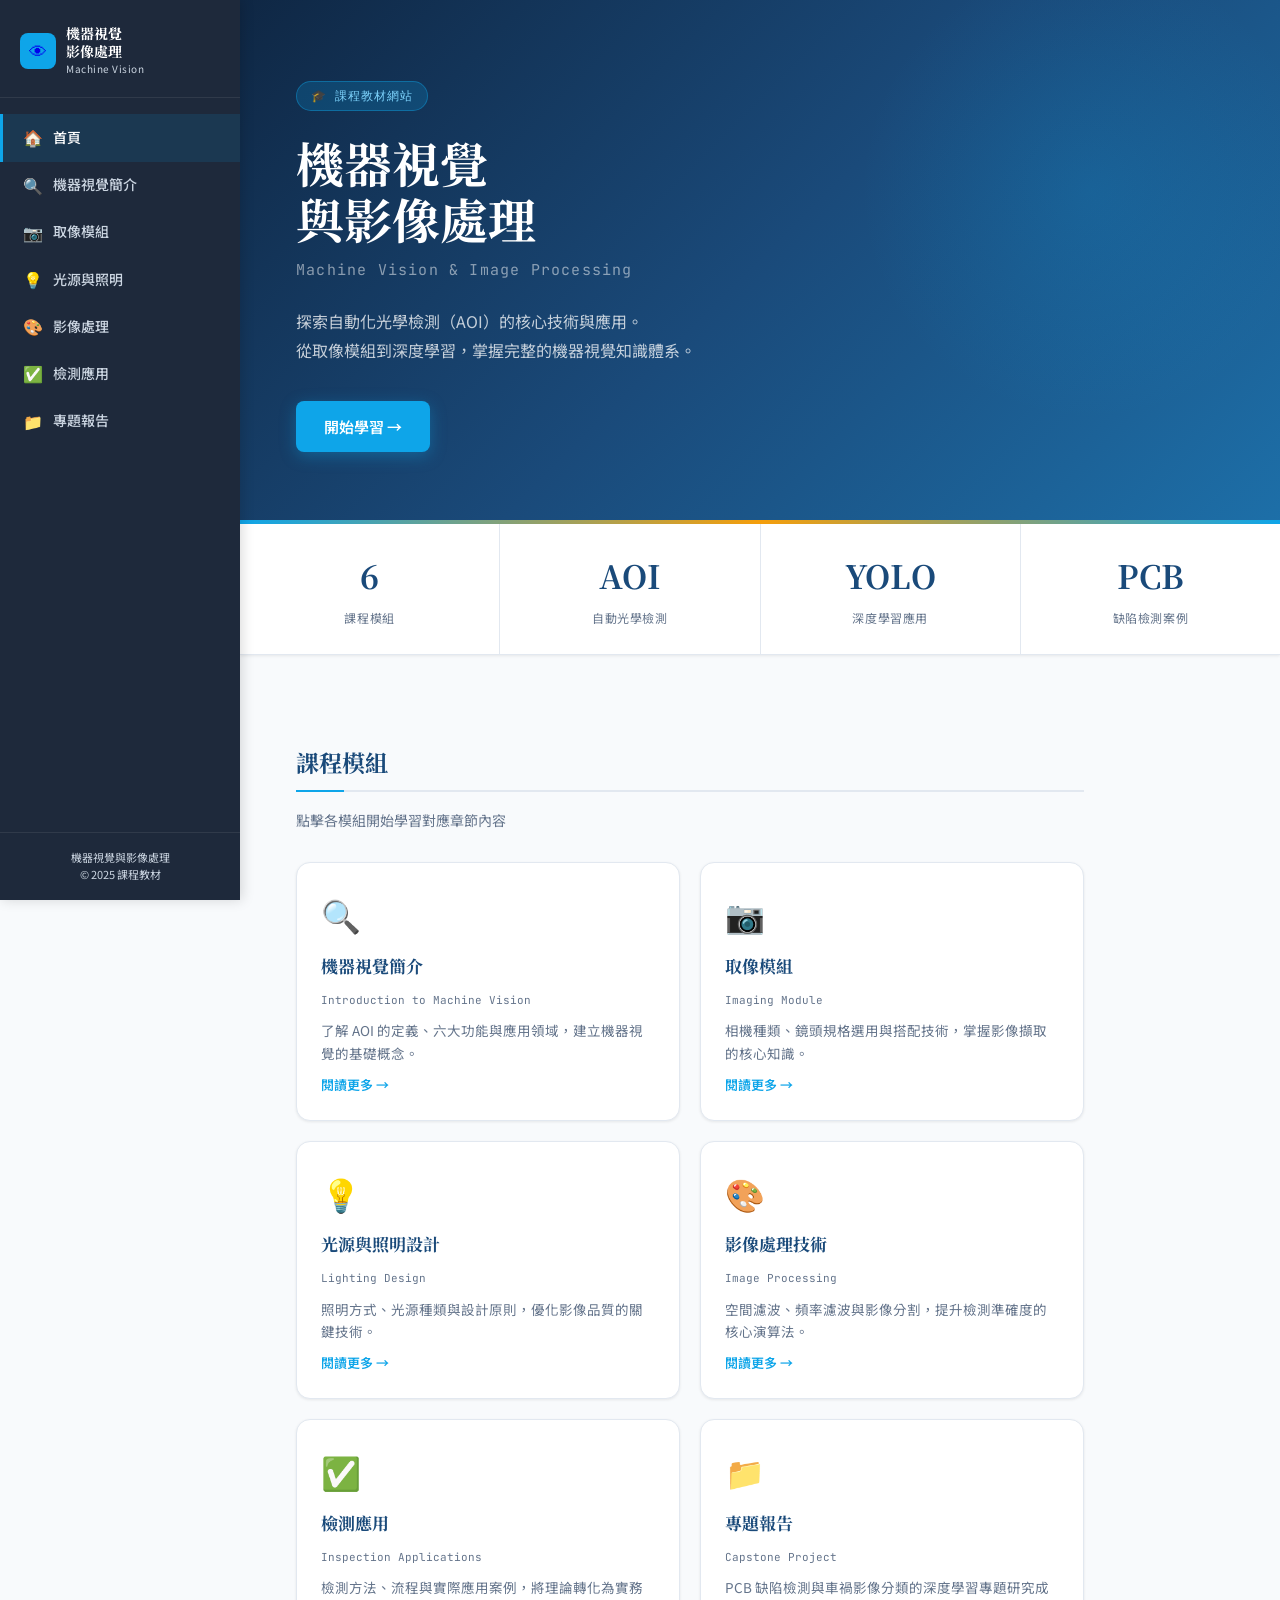
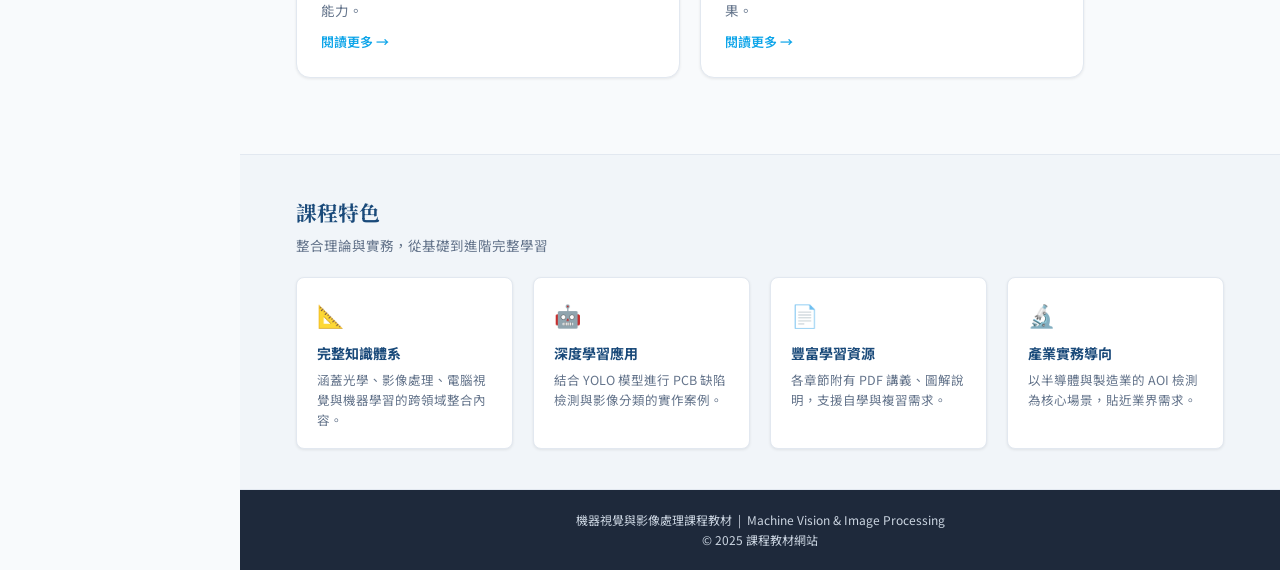
<file: index.html>
<!DOCTYPE html>
<html lang="zh-TW">
<head>
  <meta charset="UTF-8">
  <meta name="viewport" content="width=device-width, initial-scale=1.0">
  <title>機器視覺與影像處理</title>
  <link rel="stylesheet" href="style.css">
  <link href="https://fonts.googleapis.com/css2?family=Noto+Sans+TC:wght@400;500;700&family=Noto+Serif+TC:wght@700&family=JetBrains+Mono:wght@400;500&display=swap" rel="stylesheet">
  <style>
    /* Hero section */
    .hero {
      background: linear-gradient(135deg, #0f2744 0%, #1a4a7a 50%, #1d6fa8 100%);
      padding: 80px 56px 72px;
      color: white;
      position: relative;
      overflow: hidden;
    }
    .hero::before {
      content: '';
      position: absolute;
      top: -60px; right: -60px;
      width: 500px; height: 500px;
      background: radial-gradient(circle, rgba(14,165,233,0.15) 0%, transparent 65%);
    }
    .hero::after {
      content: '';
      position: absolute;
      bottom: 0; left: 0; right: 0;
      height: 4px;
      background: linear-gradient(90deg, #0ea5e9, #f59e0b, #0ea5e9);
    }
    .hero-badge {
      display: inline-flex;
      align-items: center;
      gap: 6px;
      background: rgba(14,165,233,0.2);
      border: 1px solid rgba(14,165,233,0.4);
      border-radius: 20px;
      padding: 4px 14px;
      font-size: 12px;
      font-family: var(--font-mono);
      letter-spacing: 0.08em;
      color: #7dd3fc;
      margin-bottom: 24px;
    }
    .hero h1 {
      font-family: var(--font-heading);
      font-size: 3rem;
      font-weight: 700;
      line-height: 1.15;
      margin-bottom: 12px;
    }
    .hero-en {
      font-family: var(--font-mono);
      font-size: 15px;
      color: rgba(255,255,255,0.5);
      letter-spacing: 0.08em;
      margin-bottom: 24px;
    }
    .hero-desc {
      font-size: 16px;
      color: rgba(255,255,255,0.75);
      line-height: 1.8;
      max-width: 580px;
      margin-bottom: 36px;
    }
    .hero-cta {
      display: inline-flex;
      align-items: center;
      gap: 8px;
      background: #0ea5e9;
      color: white;
      text-decoration: none;
      padding: 13px 28px;
      border-radius: 8px;
      font-weight: 600;
      font-size: 15px;
      transition: all 0.2s;
      box-shadow: 0 4px 16px rgba(14,165,233,0.35);
    }
    .hero-cta:hover {
      background: #0284c7;
      transform: translateY(-1px);
      box-shadow: 0 8px 24px rgba(14,165,233,0.4);
    }

    /* Stats bar */
    .stats-bar {
      display: flex;
      gap: 0;
      background: white;
      border-bottom: 1px solid var(--border);
      box-shadow: var(--shadow-sm);
    }
    .stat-item {
      flex: 1;
      padding: 24px 32px;
      text-align: center;
      border-right: 1px solid var(--border);
    }
    .stat-item:last-child { border-right: none; }
    .stat-num {
      font-family: var(--font-heading);
      font-size: 2rem;
      font-weight: 700;
      color: var(--primary);
      display: block;
    }
    .stat-label {
      font-size: 12px;
      color: var(--text-muted);
      letter-spacing: 0.05em;
    }

    /* Module grid */
    .module-grid {
      display: grid;
      grid-template-columns: repeat(auto-fill, minmax(250px, 1fr));
      gap: 20px;
      margin: 28px 0;
    }
    .module-card {
      background: var(--bg-card);
      border: 1px solid var(--border);
      border-radius: var(--radius-lg);
      padding: 24px;
      text-decoration: none;
      color: inherit;
      transition: all 0.25s;
      box-shadow: var(--shadow-sm);
      display: flex;
      flex-direction: column;
      gap: 10px;
    }
    .module-card:hover {
      box-shadow: var(--shadow-md);
      transform: translateY(-3px);
      border-color: var(--accent);
    }
    .module-card-icon {
      font-size: 32px;
      display: block;
    }
    .module-card-title {
      font-family: var(--font-heading);
      font-size: 17px;
      font-weight: 700;
      color: var(--primary);
    }
    .module-card-en {
      font-size: 11px;
      font-family: var(--font-mono);
      color: var(--text-muted);
    }
    .module-card-desc {
      font-size: 13.5px;
      color: var(--text-muted);
      line-height: 1.65;
    }
    .module-card-arrow {
      margin-top: auto;
      font-size: 13px;
      color: var(--accent);
      font-weight: 600;
    }

    /* Feature section */
    .features-section {
      background: #f1f5f9;
      border-top: 1px solid var(--border);
      border-bottom: 1px solid var(--border);
      padding: 40px 56px;
    }
    .features-row {
      display: grid;
      grid-template-columns: repeat(auto-fill, minmax(200px, 1fr));
      gap: 20px;
      margin-top: 20px;
    }
    .feature-item {
      background: white;
      border-radius: var(--radius);
      padding: 18px 20px;
      border: 1px solid var(--border);
      box-shadow: var(--shadow-sm);
    }
    .feature-item-icon { font-size: 22px; margin-bottom: 8px; display: block; }
    .feature-item h4 {
      font-size: 14px;
      font-weight: 700;
      color: var(--primary);
      margin-bottom: 4px;
    }
    .feature-item p {
      font-size: 12.5px;
      color: var(--text-muted);
      line-height: 1.6;
      margin: 0;
    }

    @media (max-width: 768px) {
      .hero { padding: 72px 24px 48px; }
      .hero h1 { font-size: 2rem; }
      .stats-bar { flex-direction: column; }
      .stat-item { border-right: none; border-bottom: 1px solid var(--border); }
      .stat-item:last-child { border-bottom: none; }
      .module-grid { grid-template-columns: 1fr; }
      .features-section { padding: 32px 24px; }
    }
  </style>
</head>
<body>

<!-- Hamburger -->
<button class="hamburger" id="hamburger" aria-label="開啟選單">
  <span></span><span></span><span></span>
</button>

<!-- Sidebar -->
<aside class="sidebar" id="sidebar">
  <div class="sidebar-logo">
    <a href="index.html">
      <div class="sidebar-logo-icon">👁</div>
      <div>
        <div class="sidebar-logo-text">機器視覺<br>影像處理</div>
        <div class="sidebar-logo-sub">Machine Vision</div>
      </div>
    </a>
  </div>
  <nav>
    <ul>
      <li><a href="index.html" class="active"><span class="nav-icon">🏠</span>首頁</a></li>
      <li><a href="intro.html"><span class="nav-icon">🔍</span>機器視覺簡介</a></li>
      <li><a href="imaging.html"><span class="nav-icon">📷</span>取像模組</a></li>
      <li><a href="lighting.html"><span class="nav-icon">💡</span>光源與照明</a></li>
      <li><a href="processing.html"><span class="nav-icon">🎨</span>影像處理</a></li>
      <li><a href="application.html"><span class="nav-icon">✅</span>檢測應用</a></li>
      <li><a href="project.html"><span class="nav-icon">📁</span>專題報告</a></li>
    </ul>
  </nav>
  <div class="sidebar-footer">
    機器視覺與影像處理<br>
    © 2025 課程教材
  </div>
</aside>

<!-- Main -->
<div class="main">

  <!-- Hero -->
  <section class="hero">
    <div class="hero-badge">🎓 課程教材網站</div>
    <h1>機器視覺<br>與影像處理</h1>
    <div class="hero-en">Machine Vision & Image Processing</div>
    <p class="hero-desc">
      探索自動化光學檢測（AOI）的核心技術與應用。<br>
      從取像模組到深度學習，掌握完整的機器視覺知識體系。
    </p>
    <a href="intro.html" class="hero-cta">開始學習 →</a>
  </section>

  <!-- Stats -->
  <div class="stats-bar">
    <div class="stat-item">
      <span class="stat-num">6</span>
      <span class="stat-label">課程模組</span>
    </div>
    <div class="stat-item">
      <span class="stat-num">AOI</span>
      <span class="stat-label">自動光學檢測</span>
    </div>
    <div class="stat-item">
      <span class="stat-num">YOLO</span>
      <span class="stat-label">深度學習應用</span>
    </div>
    <div class="stat-item">
      <span class="stat-num">PCB</span>
      <span class="stat-label">缺陷檢測案例</span>
    </div>
  </div>

  <!-- Modules -->
  <div class="content">
    <h2>課程模組</h2>
    <p style="color:var(--text-muted);font-size:14px;margin-bottom:8px;">點擊各模組開始學習對應章節內容</p>
    <div class="module-grid">
      <a href="intro.html" class="module-card">
        <span class="module-card-icon">🔍</span>
        <div class="module-card-title">機器視覺簡介</div>
        <div class="module-card-en">Introduction to Machine Vision</div>
        <div class="module-card-desc">了解 AOI 的定義、六大功能與應用領域，建立機器視覺的基礎概念。</div>
        <div class="module-card-arrow">閱讀更多 →</div>
      </a>
      <a href="imaging.html" class="module-card">
        <span class="module-card-icon">📷</span>
        <div class="module-card-title">取像模組</div>
        <div class="module-card-en">Imaging Module</div>
        <div class="module-card-desc">相機種類、鏡頭規格選用與搭配技術，掌握影像擷取的核心知識。</div>
        <div class="module-card-arrow">閱讀更多 →</div>
      </a>
      <a href="lighting.html" class="module-card">
        <span class="module-card-icon">💡</span>
        <div class="module-card-title">光源與照明設計</div>
        <div class="module-card-en">Lighting Design</div>
        <div class="module-card-desc">照明方式、光源種類與設計原則，優化影像品質的關鍵技術。</div>
        <div class="module-card-arrow">閱讀更多 →</div>
      </a>
      <a href="processing.html" class="module-card">
        <span class="module-card-icon">🎨</span>
        <div class="module-card-title">影像處理技術</div>
        <div class="module-card-en">Image Processing</div>
        <div class="module-card-desc">空間濾波、頻率濾波與影像分割，提升檢測準確度的核心演算法。</div>
        <div class="module-card-arrow">閱讀更多 →</div>
      </a>
      <a href="application.html" class="module-card">
        <span class="module-card-icon">✅</span>
        <div class="module-card-title">檢測應用</div>
        <div class="module-card-en">Inspection Applications</div>
        <div class="module-card-desc">檢測方法、流程與實際應用案例，將理論轉化為實務能力。</div>
        <div class="module-card-arrow">閱讀更多 →</div>
      </a>
      <a href="project.html" class="module-card">
        <span class="module-card-icon">📁</span>
        <div class="module-card-title">專題報告</div>
        <div class="module-card-en">Capstone Project</div>
        <div class="module-card-desc">PCB 缺陷檢測與車禍影像分類的深度學習專題研究成果。</div>
        <div class="module-card-arrow">閱讀更多 →</div>
      </a>
    </div>
  </div>

  <!-- Features -->
  <section class="features-section">
    <h2 style="font-family:var(--font-heading);font-size:1.3rem;color:var(--primary);margin-bottom:4px;">課程特色</h2>
    <p style="font-size:13.5px;color:var(--text-muted);">整合理論與實務，從基礎到進階完整學習</p>
    <div class="features-row">
      <div class="feature-item">
        <span class="feature-item-icon">📐</span>
        <h4>完整知識體系</h4>
        <p>涵蓋光學、影像處理、電腦視覺與機器學習的跨領域整合內容。</p>
      </div>
      <div class="feature-item">
        <span class="feature-item-icon">🤖</span>
        <h4>深度學習應用</h4>
        <p>結合 YOLO 模型進行 PCB 缺陷檢測與影像分類的實作案例。</p>
      </div>
      <div class="feature-item">
        <span class="feature-item-icon">📄</span>
        <h4>豐富學習資源</h4>
        <p>各章節附有 PDF 講義、圖解說明，支援自學與複習需求。</p>
      </div>
      <div class="feature-item">
        <span class="feature-item-icon">🔬</span>
        <h4>產業實務導向</h4>
        <p>以半導體與製造業的 AOI 檢測為核心場景，貼近業界需求。</p>
      </div>
    </div>
  </section>

  <footer>
    機器視覺與影像處理課程教材 &nbsp;|&nbsp; Machine Vision & Image Processing<br>
    © 2025 課程教材網站
  </footer>
</div>

<script>
  const hamburger = document.getElementById('hamburger');
  const sidebar = document.getElementById('sidebar');
  hamburger.addEventListener('click', () => sidebar.classList.toggle('open'));
  document.addEventListener('click', (e) => {
    if (!sidebar.contains(e.target) && !hamburger.contains(e.target)) {
      sidebar.classList.remove('open');
    }
  });
</script>

</body>
</html>
</file>
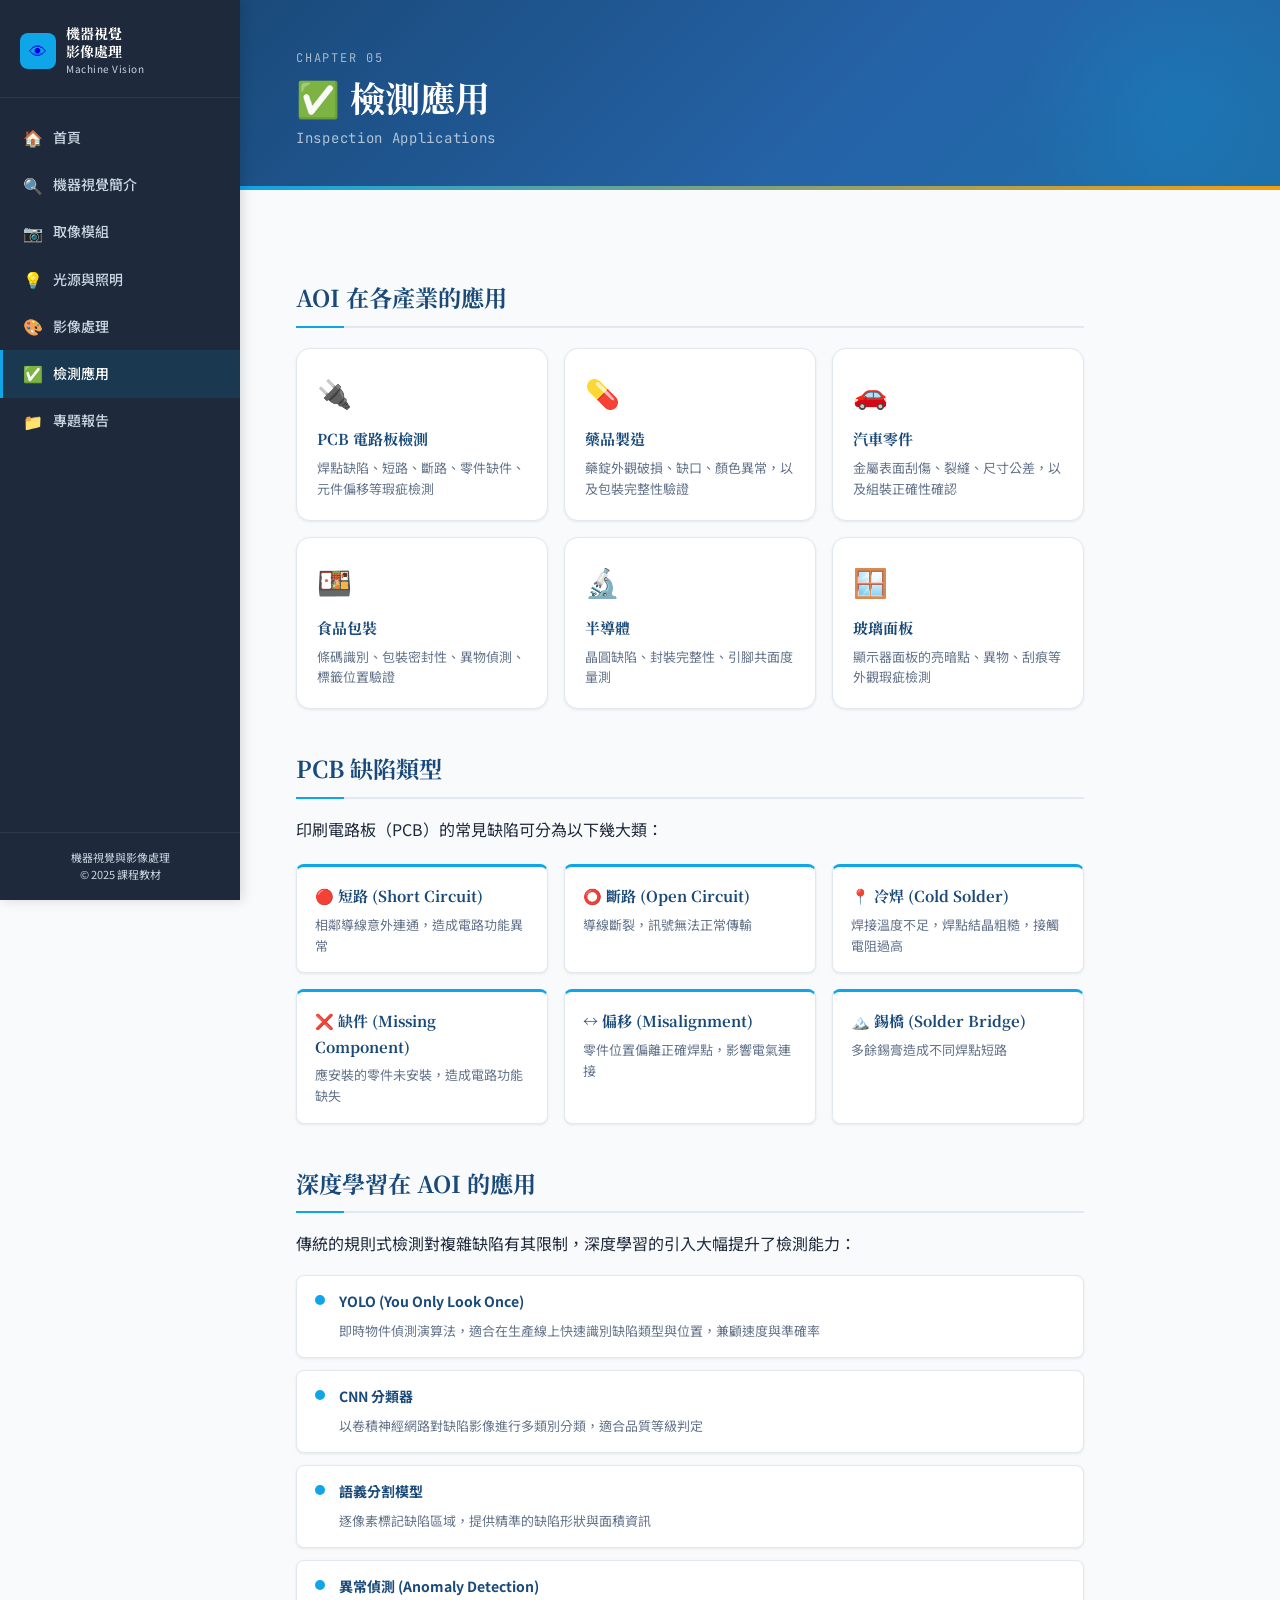
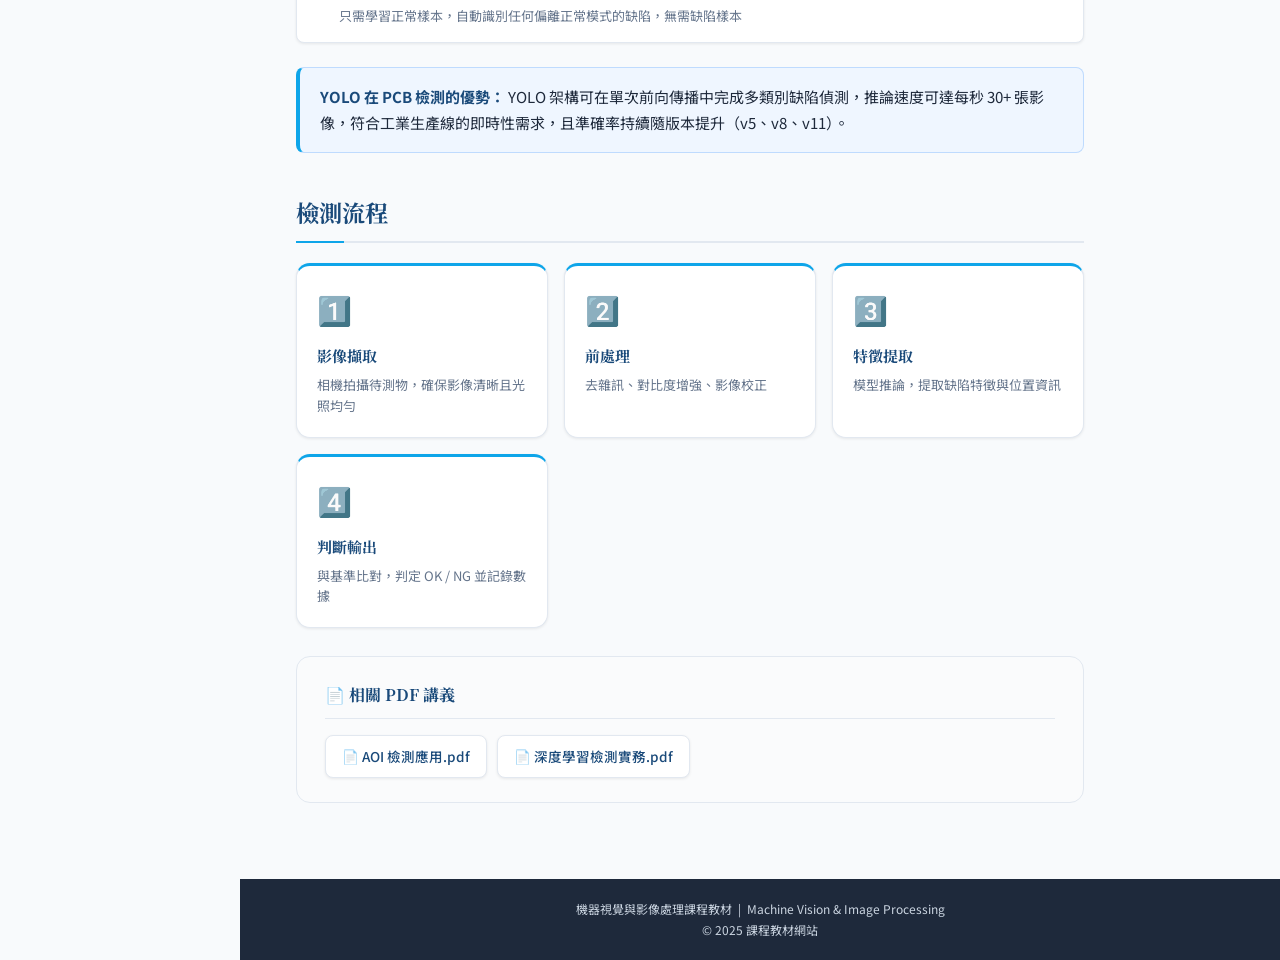
<file: application.html>
<!DOCTYPE html>
<html lang="zh-TW">
<head>
  <meta charset="UTF-8">
  <meta name="viewport" content="width=device-width, initial-scale=1.0">
  <title>檢測應用 - 機器視覺與影像處理</title>
  <link rel="stylesheet" href="style.css">
  <link href="https://fonts.googleapis.com/css2?family=Noto+Sans+TC:wght@400;500;700&family=Noto+Serif+TC:wght@700&family=JetBrains+Mono:wght@400;500&display=swap" rel="stylesheet">
</head>
<body>

<button class="hamburger" id="hamburger"><span></span><span></span><span></span></button>

<aside class="sidebar" id="sidebar">
  <div class="sidebar-logo">
    <a href="index.html">
      <div class="sidebar-logo-icon">👁</div>
      <div>
        <div class="sidebar-logo-text">機器視覺<br>影像處理</div>
        <div class="sidebar-logo-sub">Machine Vision</div>
      </div>
    </a>
  </div>
  <nav><ul>
    <li><a href="index.html"><span class="nav-icon">🏠</span>首頁</a></li>
    <li><a href="intro.html"><span class="nav-icon">🔍</span>機器視覺簡介</a></li>
    <li><a href="imaging.html"><span class="nav-icon">📷</span>取像模組</a></li>
    <li><a href="lighting.html"><span class="nav-icon">💡</span>光源與照明</a></li>
    <li><a href="processing.html"><span class="nav-icon">🎨</span>影像處理</a></li>
    <li><a href="application.html" class="active"><span class="nav-icon">✅</span>檢測應用</a></li>
    <li><a href="project.html"><span class="nav-icon">📁</span>專題報告</a></li>
  </ul></nav>
  <div class="sidebar-footer">機器視覺與影像處理<br>© 2025 課程教材</div>
</aside>

<div class="main">
  <div class="page-header">
    <div class="page-header-label">Chapter 05</div>
    <h1><span class="page-icon">✅</span>檢測應用</h1>
    <div class="page-header-subtitle">Inspection Applications</div>
  </div>

  <div class="content">

    <h2>AOI 在各產業的應用</h2>
    <div class="cards-grid">
      <div class="card">
        <span class="card-icon">🔌</span>
        <div class="card-title">PCB 電路板檢測</div>
        <div class="card-desc">焊點缺陷、短路、斷路、零件缺件、元件偏移等瑕疵檢測</div>
      </div>
      <div class="card">
        <span class="card-icon">💊</span>
        <div class="card-title">藥品製造</div>
        <div class="card-desc">藥錠外觀破損、缺口、顏色異常，以及包裝完整性驗證</div>
      </div>
      <div class="card">
        <span class="card-icon">🚗</span>
        <div class="card-title">汽車零件</div>
        <div class="card-desc">金屬表面刮傷、裂縫、尺寸公差，以及組裝正確性確認</div>
      </div>
      <div class="card">
        <span class="card-icon">🍱</span>
        <div class="card-title">食品包裝</div>
        <div class="card-desc">條碼識別、包裝密封性、異物偵測、標籤位置驗證</div>
      </div>
      <div class="card">
        <span class="card-icon">🔬</span>
        <div class="card-title">半導體</div>
        <div class="card-desc">晶圓缺陷、封裝完整性、引腳共面度量測</div>
      </div>
      <div class="card">
        <span class="card-icon">🪟</span>
        <div class="card-title">玻璃面板</div>
        <div class="card-desc">顯示器面板的亮暗點、異物、刮痕等外觀瑕疵檢測</div>
      </div>
    </div>

    <h2>PCB 缺陷類型</h2>
    <p>印刷電路板（PCB）的常見缺陷可分為以下幾大類：</p>
    <div class="def-grid">
      <div class="def-item">
        <h4>🔴 短路 (Short Circuit)</h4>
        <p>相鄰導線意外連通，造成電路功能異常</p>
      </div>
      <div class="def-item">
        <h4>⭕ 斷路 (Open Circuit)</h4>
        <p>導線斷裂，訊號無法正常傳輸</p>
      </div>
      <div class="def-item">
        <h4>📍 冷焊 (Cold Solder)</h4>
        <p>焊接溫度不足，焊點結晶粗糙，接觸電阻過高</p>
      </div>
      <div class="def-item">
        <h4>❌ 缺件 (Missing Component)</h4>
        <p>應安裝的零件未安裝，造成電路功能缺失</p>
      </div>
      <div class="def-item">
        <h4>↔️ 偏移 (Misalignment)</h4>
        <p>零件位置偏離正確焊點，影響電氣連接</p>
      </div>
      <div class="def-item">
        <h4>🏔️ 錫橋 (Solder Bridge)</h4>
        <p>多餘錫膏造成不同焊點短路</p>
      </div>
    </div>

    <h2>深度學習在 AOI 的應用</h2>
    <p>傳統的規則式檢測對複雜缺陷有其限制，深度學習的引入大幅提升了檢測能力：</p>
    <div class="tech-list">
      <div class="tech-item">
        <div class="tech-item-dot"></div>
        <div class="tech-item-body">
          <strong>YOLO (You Only Look Once)</strong>
          <span>即時物件偵測演算法，適合在生產線上快速識別缺陷類型與位置，兼顧速度與準確率</span>
        </div>
      </div>
      <div class="tech-item">
        <div class="tech-item-dot"></div>
        <div class="tech-item-body">
          <strong>CNN 分類器</strong>
          <span>以卷積神經網路對缺陷影像進行多類別分類，適合品質等級判定</span>
        </div>
      </div>
      <div class="tech-item">
        <div class="tech-item-dot"></div>
        <div class="tech-item-body">
          <strong>語義分割模型</strong>
          <span>逐像素標記缺陷區域，提供精準的缺陷形狀與面積資訊</span>
        </div>
      </div>
      <div class="tech-item">
        <div class="tech-item-dot"></div>
        <div class="tech-item-body">
          <strong>異常偵測 (Anomaly Detection)</strong>
          <span>只需學習正常樣本，自動識別任何偏離正常模式的缺陷，無需缺陷樣本</span>
        </div>
      </div>
    </div>

    <div class="info-box">
      <strong>YOLO 在 PCB 檢測的優勢：</strong> YOLO 架構可在單次前向傳播中完成多類別缺陷偵測，推論速度可達每秒 30+ 張影像，符合工業生產線的即時性需求，且準確率持續隨版本提升（v5、v8、v11）。
    </div>

    <h2>檢測流程</h2>
    <div class="cards-grid">
      <div class="card" style="border-top:3px solid #0ea5e9;">
        <span class="card-icon">1️⃣</span>
        <div class="card-title">影像擷取</div>
        <div class="card-desc">相機拍攝待測物，確保影像清晰且光照均勻</div>
      </div>
      <div class="card" style="border-top:3px solid #0ea5e9;">
        <span class="card-icon">2️⃣</span>
        <div class="card-title">前處理</div>
        <div class="card-desc">去雜訊、對比度增強、影像校正</div>
      </div>
      <div class="card" style="border-top:3px solid #0ea5e9;">
        <span class="card-icon">3️⃣</span>
        <div class="card-title">特徵提取</div>
        <div class="card-desc">模型推論，提取缺陷特徵與位置資訊</div>
      </div>
      <div class="card" style="border-top:3px solid #0ea5e9;">
        <span class="card-icon">4️⃣</span>
        <div class="card-title">判斷輸出</div>
        <div class="card-desc">與基準比對，判定 OK / NG 並記錄數據</div>
      </div>
    </div>

    <div class="pdf-section">
      <h3>📄 相關 PDF 講義</h3>
      <div class="pdf-links">
        <a href="#" class="pdf-link">📄 AOI 檢測應用.pdf</a>
        <a href="#" class="pdf-link">📄 深度學習檢測實務.pdf</a>
      </div>
    </div>

  </div>
  <footer>機器視覺與影像處理課程教材 &nbsp;|&nbsp; Machine Vision & Image Processing<br>© 2025 課程教材網站</footer>
</div>

<script>
  const hamburger = document.getElementById('hamburger');
  const sidebar = document.getElementById('sidebar');
  hamburger.addEventListener('click', () => sidebar.classList.toggle('open'));
  document.addEventListener('click', (e) => {
    if (!sidebar.contains(e.target) && !hamburger.contains(e.target)) sidebar.classList.remove('open');
  });
</script>
</body>
</html>
</file>
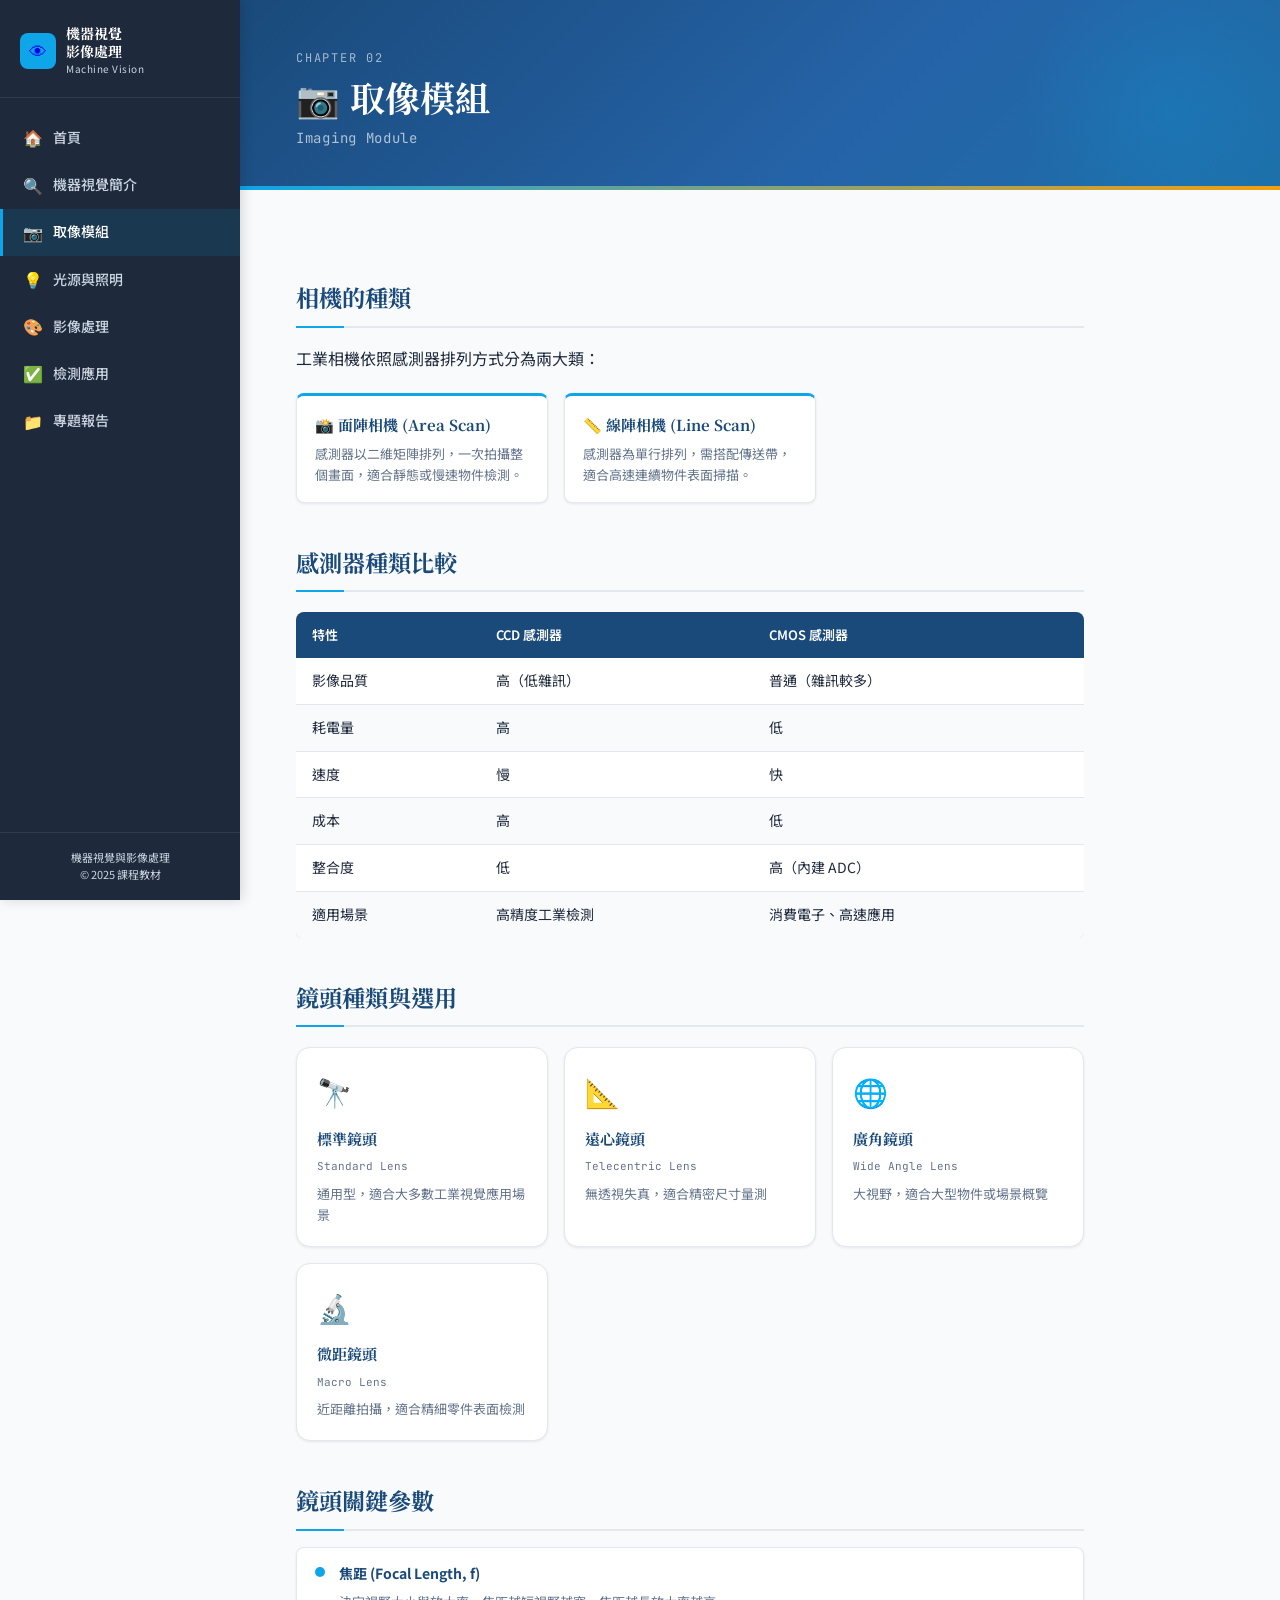
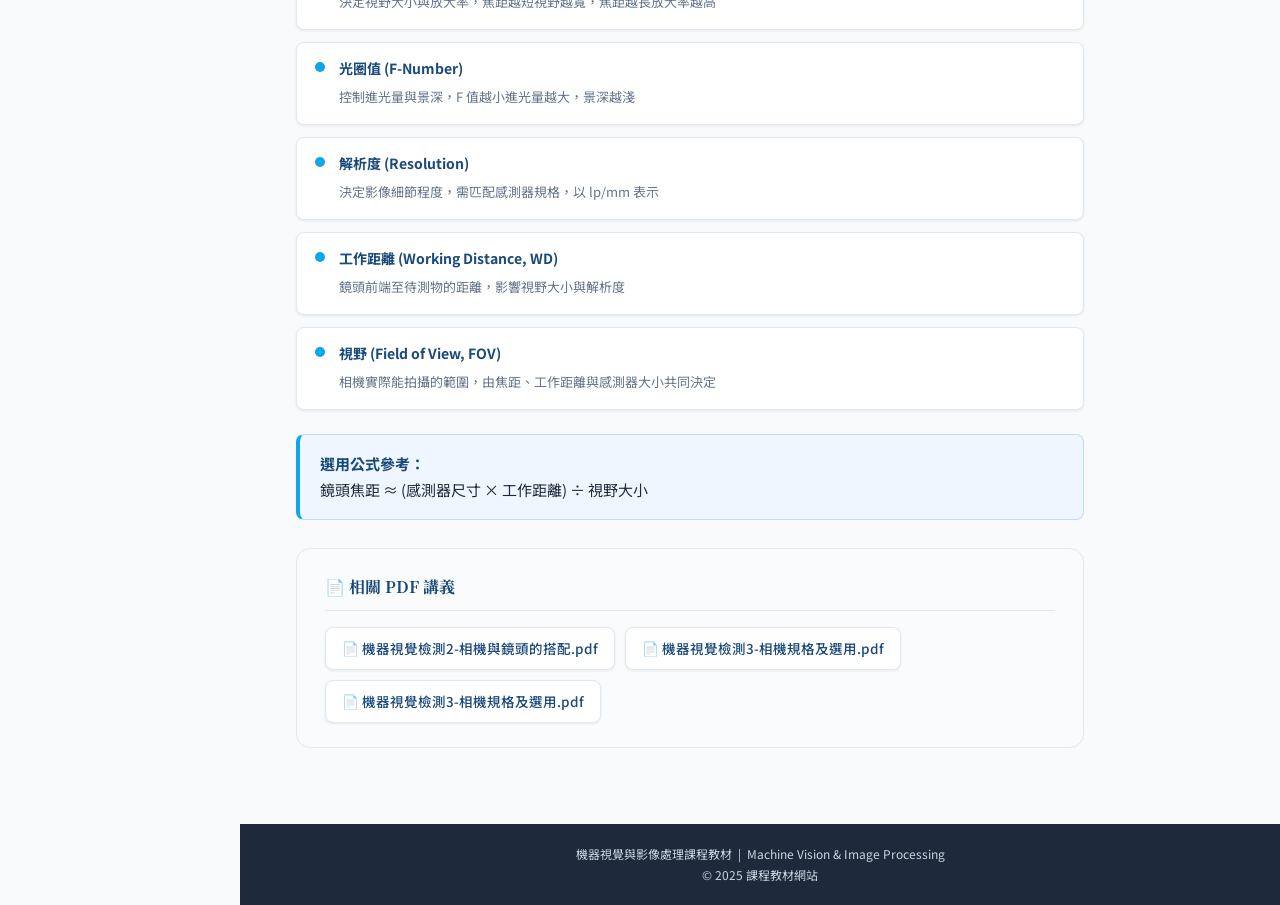
<file: imaging.html>
<!DOCTYPE html>
<html lang="zh-TW">
<head>
  <meta charset="UTF-8">
  <meta name="viewport" content="width=device-width, initial-scale=1.0">
  <title>取像模組 - 機器視覺與影像處理</title>
  <link rel="stylesheet" href="style.css">
  <link href="https://fonts.googleapis.com/css2?family=Noto+Sans+TC:wght@400;500;700&family=Noto+Serif+TC:wght@700&family=JetBrains+Mono:wght@400;500&display=swap" rel="stylesheet">
  <style>
    .table-wrap { overflow-x: auto; margin: 20px 0; }
    table {
      width: 100%;
      border-collapse: collapse;
      font-size: 14px;
      background: white;
      border-radius: var(--radius);
      overflow: hidden;
      box-shadow: var(--shadow-sm);
    }
    th {
      background: var(--primary);
      color: white;
      padding: 12px 16px;
      text-align: left;
      font-weight: 600;
      font-size: 13px;
    }
    td { padding: 11px 16px; border-bottom: 1px solid var(--border); }
    tr:last-child td { border-bottom: none; }
    tr:nth-child(even) td { background: #f8fafc; }
    tr:hover td { background: #eff6ff; }
  </style>
</head>
<body>

<button class="hamburger" id="hamburger"><span></span><span></span><span></span></button>

<aside class="sidebar" id="sidebar">
  <div class="sidebar-logo">
    <a href="index.html">
      <div class="sidebar-logo-icon">👁</div>
      <div>
        <div class="sidebar-logo-text">機器視覺<br>影像處理</div>
        <div class="sidebar-logo-sub">Machine Vision</div>
      </div>
    </a>
  </div>
  <nav><ul>
    <li><a href="index.html"><span class="nav-icon">🏠</span>首頁</a></li>
    <li><a href="intro.html"><span class="nav-icon">🔍</span>機器視覺簡介</a></li>
    <li><a href="imaging.html" class="active"><span class="nav-icon">📷</span>取像模組</a></li>
    <li><a href="lighting.html"><span class="nav-icon">💡</span>光源與照明</a></li>
    <li><a href="processing.html"><span class="nav-icon">🎨</span>影像處理</a></li>
    <li><a href="application.html"><span class="nav-icon">✅</span>檢測應用</a></li>
    <li><a href="project.html"><span class="nav-icon">📁</span>專題報告</a></li>
  </ul></nav>
  <div class="sidebar-footer">機器視覺與影像處理<br>© 2025 課程教材</div>
</aside>

<div class="main">
  <div class="page-header">
    <div class="page-header-label">Chapter 02</div>
    <h1><span class="page-icon">📷</span>取像模組</h1>
    <div class="page-header-subtitle">Imaging Module</div>
  </div>

  <div class="content">

    <h2>相機的種類</h2>
    <p>工業相機依照感測器排列方式分為兩大類：</p>
    <div class="def-grid">
      <div class="def-item">
        <h4>📸 面陣相機 (Area Scan)</h4>
        <p>感測器以二維矩陣排列，一次拍攝整個畫面，適合靜態或慢速物件檢測。</p>
      </div>
      <div class="def-item">
        <h4>📏 線陣相機 (Line Scan)</h4>
        <p>感測器為單行排列，需搭配傳送帶，適合高速連續物件表面掃描。</p>
      </div>
    </div>

    <h2>感測器種類比較</h2>
    <div class="table-wrap">
      <table>
        <thead>
          <tr><th>特性</th><th>CCD 感測器</th><th>CMOS 感測器</th></tr>
        </thead>
        <tbody>
          <tr><td>影像品質</td><td>高（低雜訊）</td><td>普通（雜訊較多）</td></tr>
          <tr><td>耗電量</td><td>高</td><td>低</td></tr>
          <tr><td>速度</td><td>慢</td><td>快</td></tr>
          <tr><td>成本</td><td>高</td><td>低</td></tr>
          <tr><td>整合度</td><td>低</td><td>高（內建 ADC）</td></tr>
          <tr><td>適用場景</td><td>高精度工業檢測</td><td>消費電子、高速應用</td></tr>
        </tbody>
      </table>
    </div>

    <h2>鏡頭種類與選用</h2>
    <div class="cards-grid">
      <div class="card">
        <span class="card-icon">🔭</span>
        <div class="card-title">標準鏡頭</div>
        <span class="card-title-en">Standard Lens</span>
        <div class="card-desc">通用型，適合大多數工業視覺應用場景</div>
      </div>
      <div class="card">
        <span class="card-icon">📐</span>
        <div class="card-title">遠心鏡頭</div>
        <span class="card-title-en">Telecentric Lens</span>
        <div class="card-desc">無透視失真，適合精密尺寸量測</div>
      </div>
      <div class="card">
        <span class="card-icon">🌐</span>
        <div class="card-title">廣角鏡頭</div>
        <span class="card-title-en">Wide Angle Lens</span>
        <div class="card-desc">大視野，適合大型物件或場景概覽</div>
      </div>
      <div class="card">
        <span class="card-icon">🔬</span>
        <div class="card-title">微距鏡頭</div>
        <span class="card-title-en">Macro Lens</span>
        <div class="card-desc">近距離拍攝，適合精細零件表面檢測</div>
      </div>
    </div>

    <h2>鏡頭關鍵參數</h2>
    <div class="tech-list">
      <div class="tech-item">
        <div class="tech-item-dot"></div>
        <div class="tech-item-body">
          <strong>焦距 (Focal Length, f)</strong>
          <span>決定視野大小與放大率，焦距越短視野越寬，焦距越長放大率越高</span>
        </div>
      </div>
      <div class="tech-item">
        <div class="tech-item-dot"></div>
        <div class="tech-item-body">
          <strong>光圈值 (F-Number)</strong>
          <span>控制進光量與景深，F 值越小進光量越大，景深越淺</span>
        </div>
      </div>
      <div class="tech-item">
        <div class="tech-item-dot"></div>
        <div class="tech-item-body">
          <strong>解析度 (Resolution)</strong>
          <span>決定影像細節程度，需匹配感測器規格，以 lp/mm 表示</span>
        </div>
      </div>
      <div class="tech-item">
        <div class="tech-item-dot"></div>
        <div class="tech-item-body">
          <strong>工作距離 (Working Distance, WD)</strong>
          <span>鏡頭前端至待測物的距離，影響視野大小與解析度</span>
        </div>
      </div>
      <div class="tech-item">
        <div class="tech-item-dot"></div>
        <div class="tech-item-body">
          <strong>視野 (Field of View, FOV)</strong>
          <span>相機實際能拍攝的範圍，由焦距、工作距離與感測器大小共同決定</span>
        </div>
      </div>
    </div>

    <div class="info-box">
      <strong>選用公式參考：</strong><br>
      鏡頭焦距 ≈ (感測器尺寸 × 工作距離) ÷ 視野大小
    </div>

    <div class="pdf-section">
      <h3>📄 相關 PDF 講義</h3>
      <div class="pdf-links">
        <a href="機器視覺檢測2-相機與鏡頭的搭配.pdf" class="pdf-link">📄 機器視覺檢測2-相機與鏡頭的搭配.pdf</a>
        <a href="機器視覺檢測3-相機規格及選用.pdf" class="pdf-link">📄 機器視覺檢測3-相機規格及選用.pdf</a>
        <a href="機器視覺檢測4-相機規格及選用.pdf" class="pdf-link">📄 機器視覺檢測3-相機規格及選用.pdf</a>
      </div>
    </div>

  </div>
  <footer>機器視覺與影像處理課程教材 &nbsp;|&nbsp; Machine Vision & Image Processing<br>© 2025 課程教材網站</footer>
</div>

<script>
  const hamburger = document.getElementById('hamburger');
  const sidebar = document.getElementById('sidebar');
  hamburger.addEventListener('click', () => sidebar.classList.toggle('open'));
  document.addEventListener('click', (e) => {
    if (!sidebar.contains(e.target) && !hamburger.contains(e.target)) sidebar.classList.remove('open');
  });
</script>
</body>
</html>
</file>
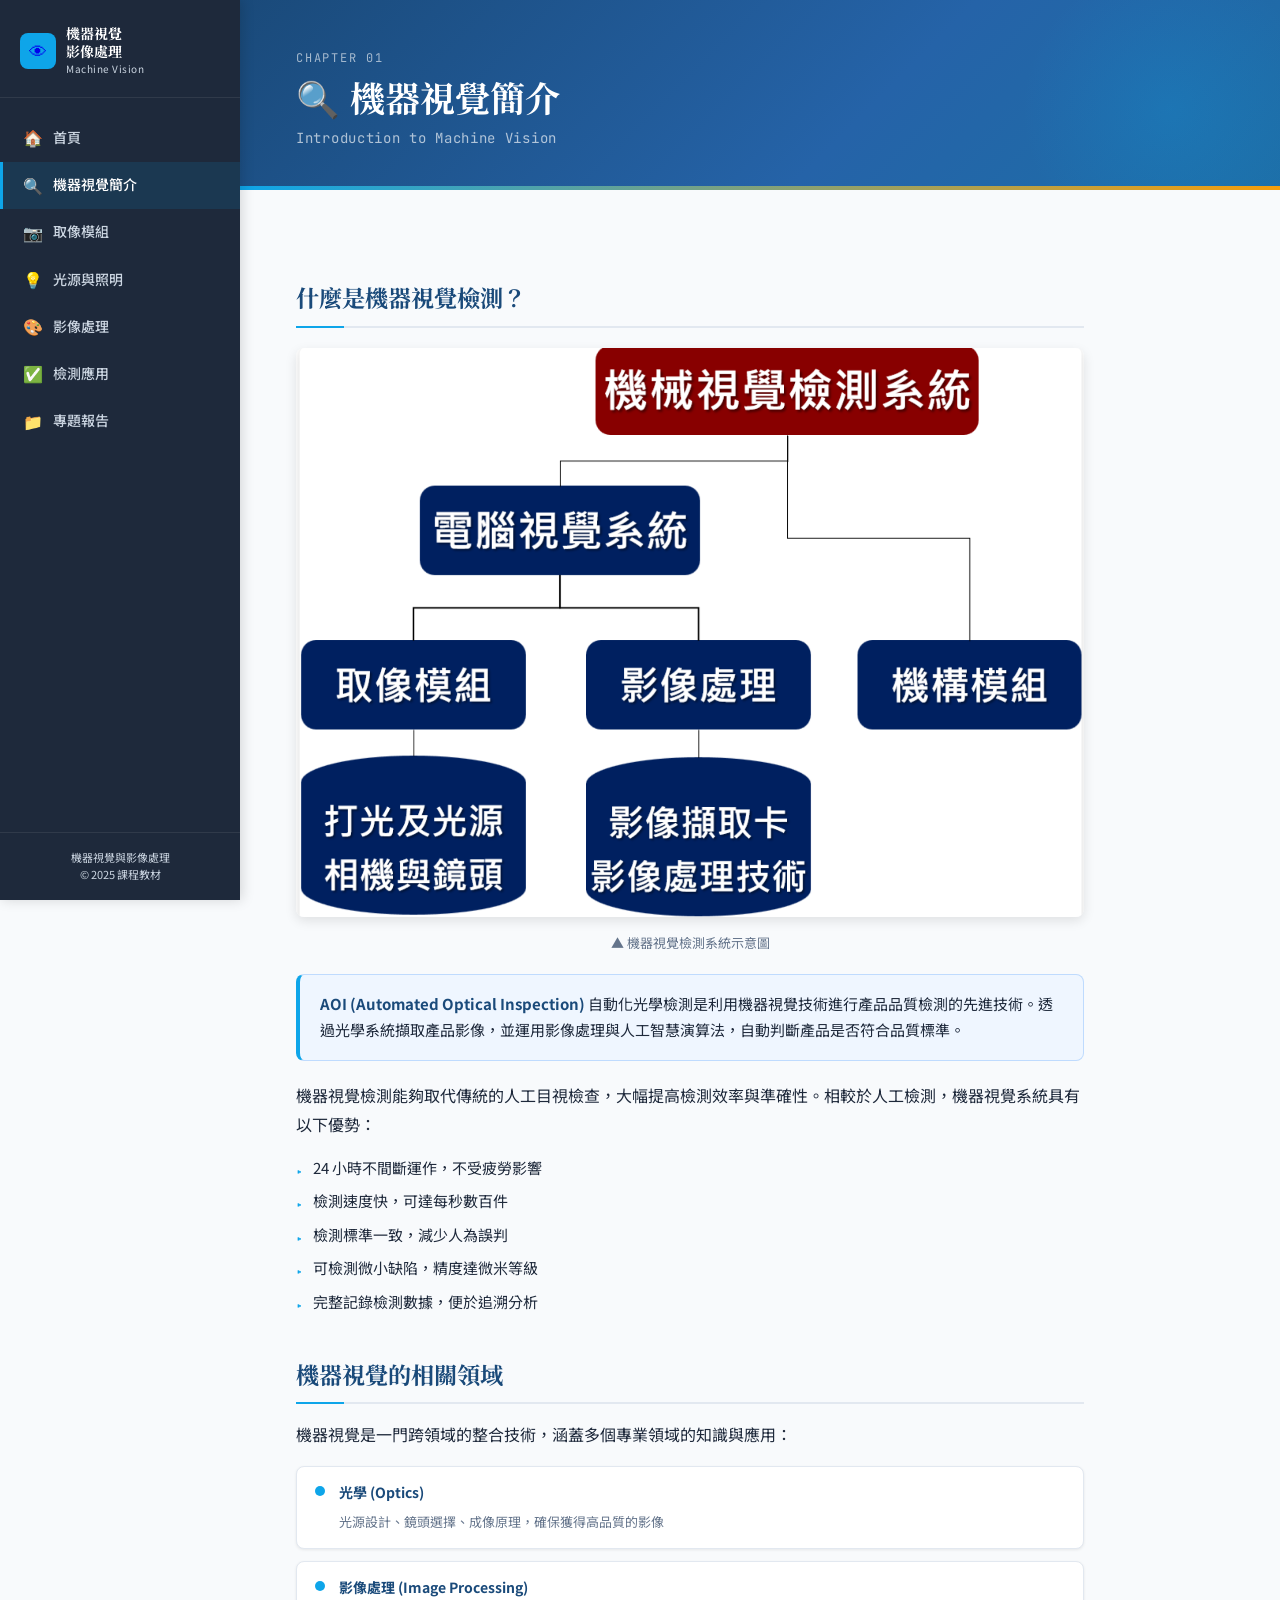
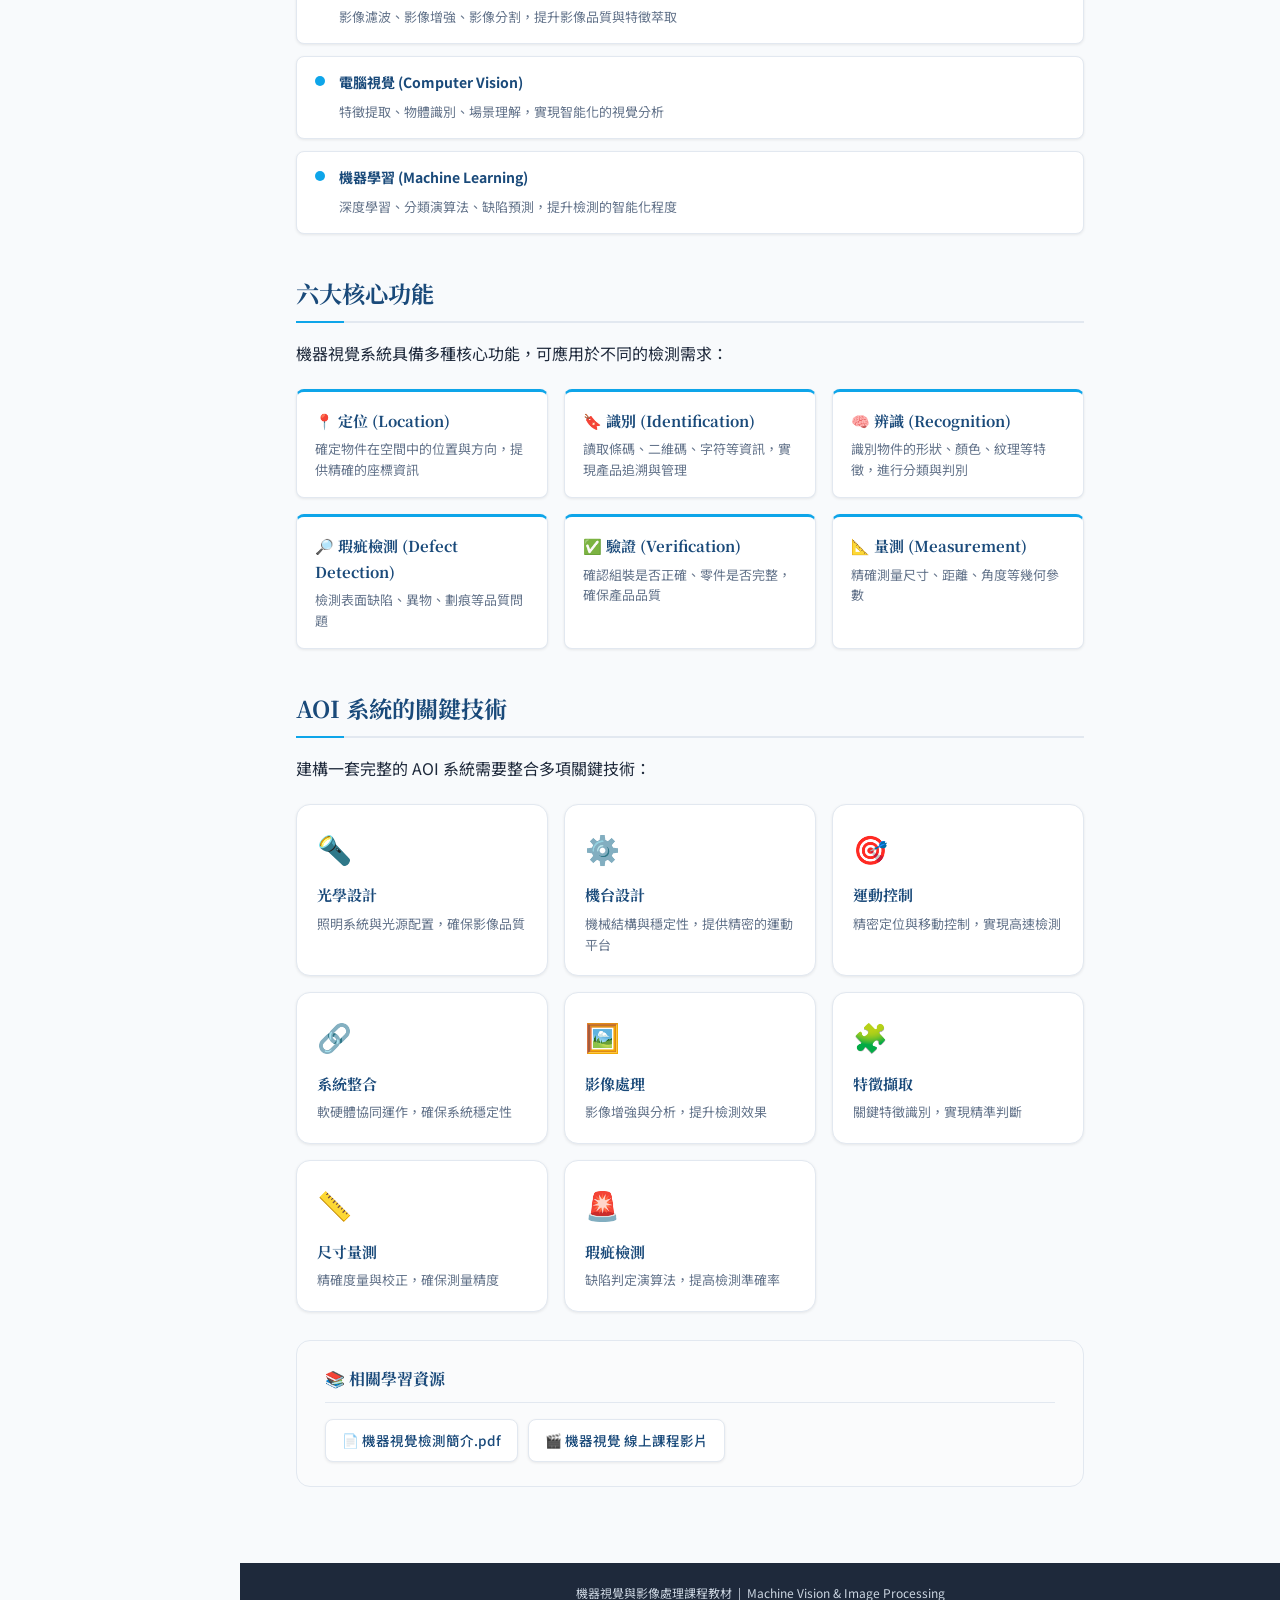
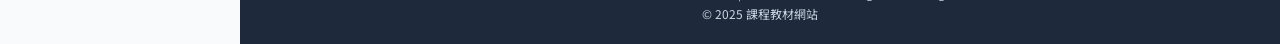
<file: intro.html>
<!DOCTYPE html>
<html lang="zh-TW">
<head>
  <meta charset="UTF-8">
  <meta name="viewport" content="width=device-width, initial-scale=1.0">
  <title>機器視覺簡介 - 機器視覺與影像處理</title>
  <link rel="stylesheet" href="style.css">
  <link href="https://fonts.googleapis.com/css2?family=Noto+Sans+TC:wght@400;500;700&family=Noto+Serif+TC:wght@700&family=JetBrains+Mono:wght@400;500&display=swap" rel="stylesheet">
</head>
<body>

<button class="hamburger" id="hamburger" aria-label="開啟選單">
  <span></span><span></span><span></span>
</button>

<aside class="sidebar" id="sidebar">
  <div class="sidebar-logo">
    <a href="index.html">
      <div class="sidebar-logo-icon">👁</div>
      <div>
        <div class="sidebar-logo-text">機器視覺<br>影像處理</div>
        <div class="sidebar-logo-sub">Machine Vision</div>
      </div>
    </a>
  </div>
  <nav>
    <ul>
      <li><a href="index.html"><span class="nav-icon">🏠</span>首頁</a></li>
      <li><a href="intro.html" class="active"><span class="nav-icon">🔍</span>機器視覺簡介</a></li>
      <li><a href="imaging.html"><span class="nav-icon">📷</span>取像模組</a></li>
      <li><a href="lighting.html"><span class="nav-icon">💡</span>光源與照明</a></li>
      <li><a href="processing.html"><span class="nav-icon">🎨</span>影像處理</a></li>
      <li><a href="application.html"><span class="nav-icon">✅</span>檢測應用</a></li>
      <li><a href="project.html"><span class="nav-icon">📁</span>專題報告</a></li>
    </ul>
  </nav>
  <div class="sidebar-footer">
    機器視覺與影像處理<br>© 2025 課程教材
  </div>
</aside>

<div class="main">
  <div class="page-header">
    <div class="page-header-label">Chapter 01</div>
    <h1><span class="page-icon">🔍</span>機器視覺簡介</h1>
    <div class="page-header-subtitle">Introduction to Machine Vision</div>
  </div>

  <div class="content">

    <h2>什麼是機器視覺檢測？</h2>

<div style="text-align: center; margin: 20px 0;">
  <img src="aoi-system.png" alt="機器視覺檢測系統示意圖" style="max-width: 100%; border-radius: 8px; box-shadow: 0 4px 12px rgba(0,0,0,0.1);">
  <div style="font-size: 13px; color: #64748b; margin-top: 8px;">▲ 機器視覺檢測系統示意圖</div>
</div>

    <div class="info-box">
      <strong>AOI (Automated Optical Inspection)</strong> 自動化光學檢測是利用機器視覺技術進行產品品質檢測的先進技術。透過光學系統擷取產品影像，並運用影像處理與人工智慧演算法，自動判斷產品是否符合品質標準。
    </div>

    <p>機器視覺檢測能夠取代傳統的人工目視檢查，大幅提高檢測效率與準確性。相較於人工檢測，機器視覺系統具有以下優勢：</p>

    <ul class="feature-list">
      <li>24 小時不間斷運作，不受疲勞影響</li>
      <li>檢測速度快，可達每秒數百件</li>
      <li>檢測標準一致，減少人為誤判</li>
      <li>可檢測微小缺陷，精度達微米等級</li>
      <li>完整記錄檢測數據，便於追溯分析</li>
    </ul>

    <h2>機器視覺的相關領域</h2>

    <p>機器視覺是一門跨領域的整合技術，涵蓋多個專業領域的知識與應用：</p>

    <div class="tech-list">
      <div class="tech-item">
        <div class="tech-item-dot"></div>
        <div class="tech-item-body">
          <strong>光學 (Optics)</strong>
          <span>光源設計、鏡頭選擇、成像原理，確保獲得高品質的影像</span>
        </div>
      </div>
      <div class="tech-item">
        <div class="tech-item-dot"></div>
        <div class="tech-item-body">
          <strong>影像處理 (Image Processing)</strong>
          <span>影像濾波、影像增強、影像分割，提升影像品質與特徵萃取</span>
        </div>
      </div>
      <div class="tech-item">
        <div class="tech-item-dot"></div>
        <div class="tech-item-body">
          <strong>電腦視覺 (Computer Vision)</strong>
          <span>特徵提取、物體識別、場景理解，實現智能化的視覺分析</span>
        </div>
      </div>
      <div class="tech-item">
        <div class="tech-item-dot"></div>
        <div class="tech-item-body">
          <strong>機器學習 (Machine Learning)</strong>
          <span>深度學習、分類演算法、缺陷預測，提升檢測的智能化程度</span>
        </div>
      </div>
    </div>

    <h2>六大核心功能</h2>
    <p>機器視覺系統具備多種核心功能，可應用於不同的檢測需求：</p>

    <div class="def-grid">
      <div class="def-item">
        <h4>📍 定位 (Location)</h4>
        <p>確定物件在空間中的位置與方向，提供精確的座標資訊</p>
      </div>
      <div class="def-item">
        <h4>🔖 識別 (Identification)</h4>
        <p>讀取條碼、二維碼、字符等資訊，實現產品追溯與管理</p>
      </div>
      <div class="def-item">
        <h4>🧠 辨識 (Recognition)</h4>
        <p>識別物件的形狀、顏色、紋理等特徵，進行分類與判別</p>
      </div>
      <div class="def-item">
        <h4>🔎 瑕疵檢測 (Defect Detection)</h4>
        <p>檢測表面缺陷、異物、劃痕等品質問題</p>
      </div>
      <div class="def-item">
        <h4>✅ 驗證 (Verification)</h4>
        <p>確認組裝是否正確、零件是否完整，確保產品品質</p>
      </div>
      <div class="def-item">
        <h4>📐 量測 (Measurement)</h4>
        <p>精確測量尺寸、距離、角度等幾何參數</p>
      </div>
    </div>

    <h2>AOI 系統的關鍵技術</h2>
    <p>建構一套完整的 AOI 系統需要整合多項關鍵技術：</p>

    <div class="cards-grid">
      <div class="card">
        <span class="card-icon">🔦</span>
        <div class="card-title">光學設計</div>
        <div class="card-desc">照明系統與光源配置，確保影像品質</div>
      </div>
      <div class="card">
        <span class="card-icon">⚙️</span>
        <div class="card-title">機台設計</div>
        <div class="card-desc">機械結構與穩定性，提供精密的運動平台</div>
      </div>
      <div class="card">
        <span class="card-icon">🎯</span>
        <div class="card-title">運動控制</div>
        <div class="card-desc">精密定位與移動控制，實現高速檢測</div>
      </div>
      <div class="card">
        <span class="card-icon">🔗</span>
        <div class="card-title">系統整合</div>
        <div class="card-desc">軟硬體協同運作，確保系統穩定性</div>
      </div>
      <div class="card">
        <span class="card-icon">🖼️</span>
        <div class="card-title">影像處理</div>
        <div class="card-desc">影像增強與分析，提升檢測效果</div>
      </div>
      <div class="card">
        <span class="card-icon">🧩</span>
        <div class="card-title">特徵擷取</div>
        <div class="card-desc">關鍵特徵識別，實現精準判斷</div>
      </div>
      <div class="card">
        <span class="card-icon">📏</span>
        <div class="card-title">尺寸量測</div>
        <div class="card-desc">精確度量與校正，確保測量精度</div>
      </div>
      <div class="card">
        <span class="card-icon">🚨</span>
        <div class="card-title">瑕疵檢測</div>
        <div class="card-desc">缺陷判定演算法，提高檢測準確率</div>
      </div>
    </div>

<div class="pdf-section">
      <h3>📚 相關學習資源</h3>
      <div class="pdf-links">
        <a href="機器視覺檢測簡介.pdf" class="pdf-link">📄 機器視覺檢測簡介.pdf</a>
        <a href="https://youtube.com/playlist?list=PLI6pJZaOCtF0yLRQrV7JOBUaAfJ8Q-elm&si=xJs357Fq2HMb6ER5" target="_blank" class="pdf-link">🎬 機器視覺 線上課程影片</a>
      </div>
    </div>

  </div>

  <footer>
    機器視覺與影像處理課程教材 &nbsp;|&nbsp; Machine Vision & Image Processing<br>
    © 2025 課程教材網站
  </footer>
</div>

<script>
  const hamburger = document.getElementById('hamburger');
  const sidebar = document.getElementById('sidebar');
  hamburger.addEventListener('click', () => sidebar.classList.toggle('open'));
  document.addEventListener('click', (e) => {
    if (!sidebar.contains(e.target) && !hamburger.contains(e.target)) sidebar.classList.remove('open');
  });
</script>
</body>
</html>
</file>
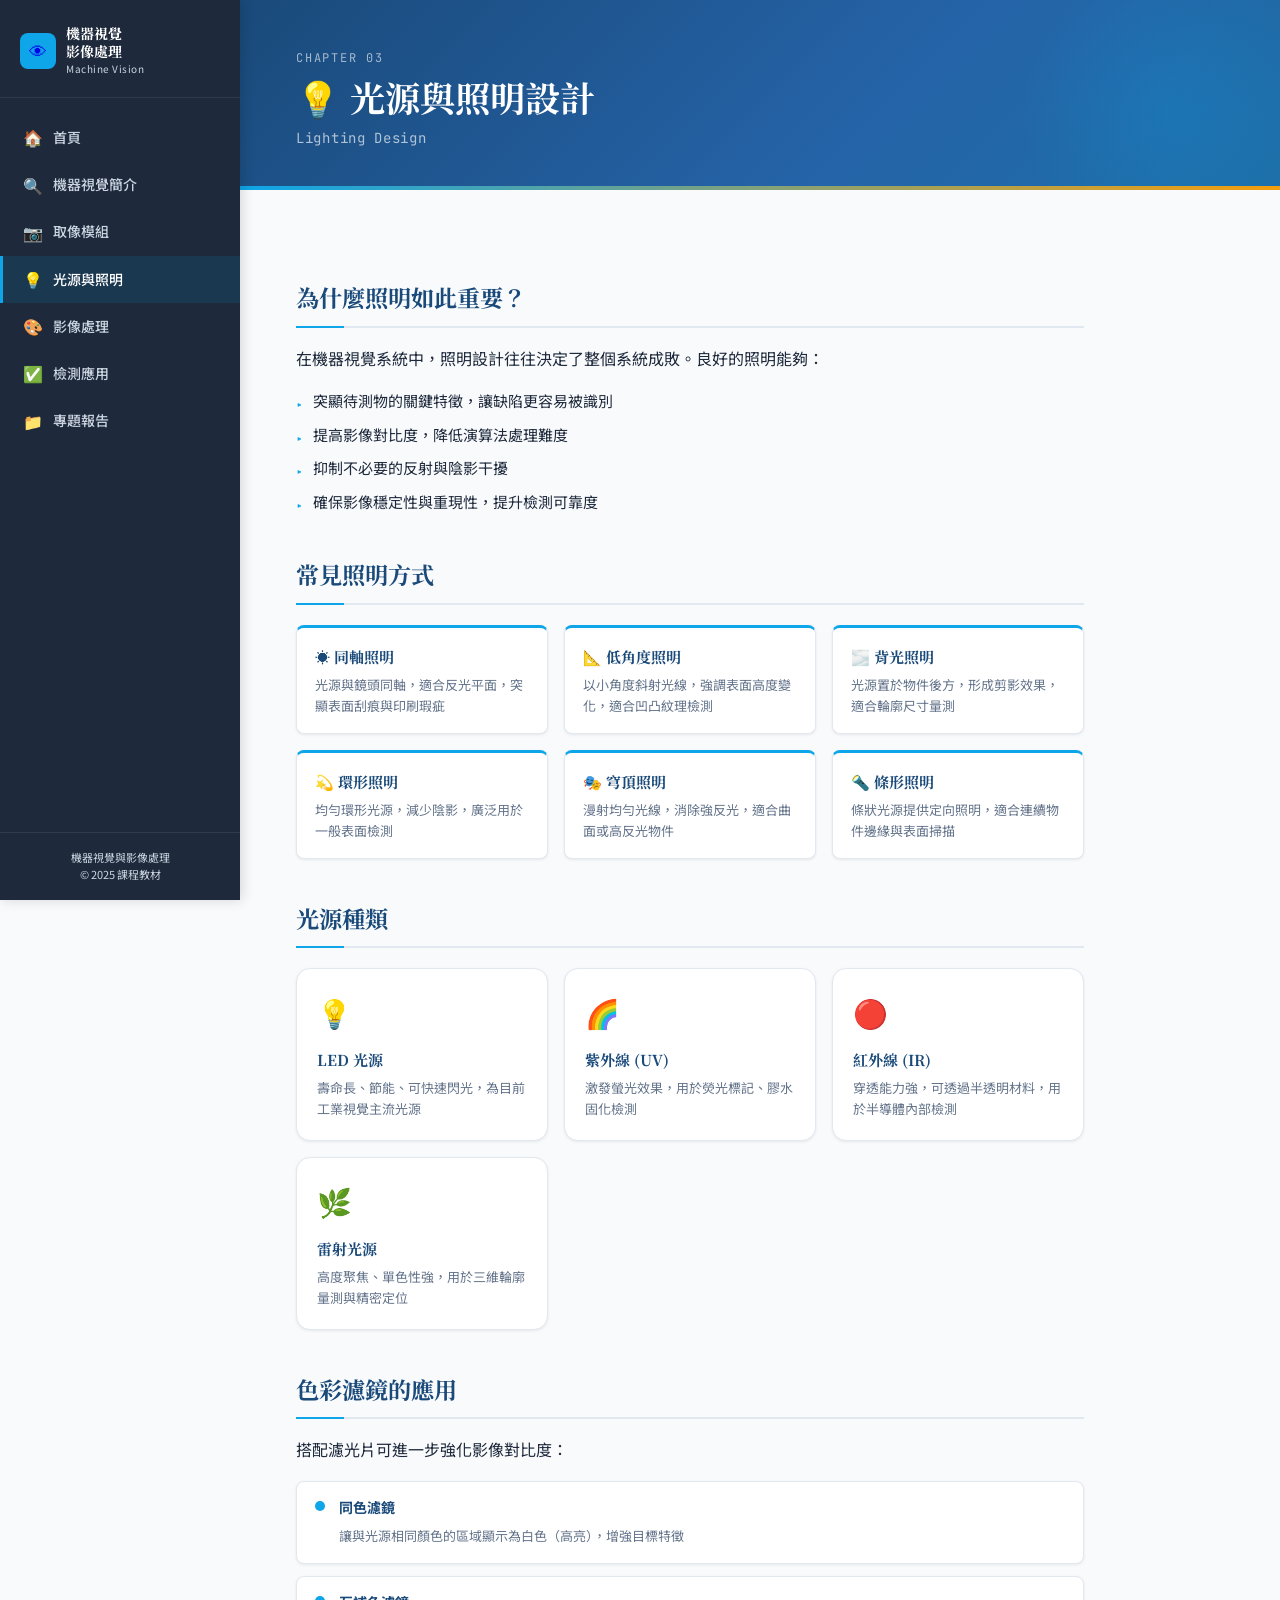
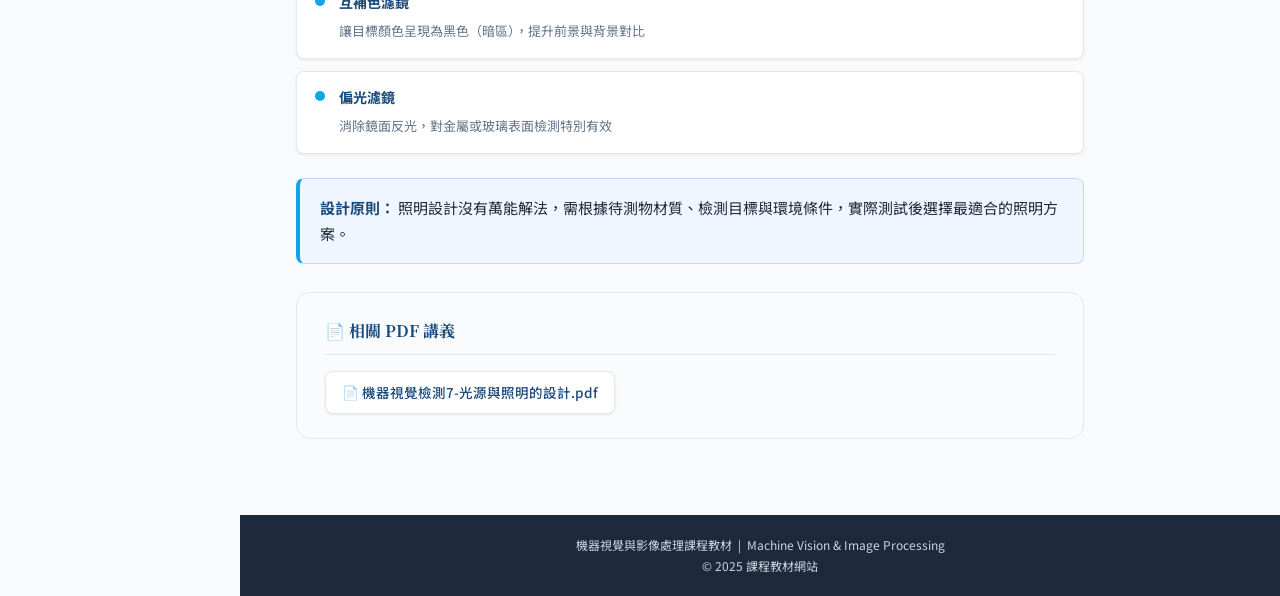
<file: lighting.html>
<!DOCTYPE html>
<html lang="zh-TW">
<head>
  <meta charset="UTF-8">
  <meta name="viewport" content="width=device-width, initial-scale=1.0">
  <title>光源與照明設計 - 機器視覺與影像處理</title>
  <link rel="stylesheet" href="style.css">
  <link href="https://fonts.googleapis.com/css2?family=Noto+Sans+TC:wght@400;500;700&family=Noto+Serif+TC:wght@700&family=JetBrains+Mono:wght@400;500&display=swap" rel="stylesheet">
</head>
<body>

<button class="hamburger" id="hamburger"><span></span><span></span><span></span></button>

<aside class="sidebar" id="sidebar">
  <div class="sidebar-logo">
    <a href="index.html">
      <div class="sidebar-logo-icon">👁</div>
      <div>
        <div class="sidebar-logo-text">機器視覺<br>影像處理</div>
        <div class="sidebar-logo-sub">Machine Vision</div>
      </div>
    </a>
  </div>
  <nav><ul>
    <li><a href="index.html"><span class="nav-icon">🏠</span>首頁</a></li>
    <li><a href="intro.html"><span class="nav-icon">🔍</span>機器視覺簡介</a></li>
    <li><a href="imaging.html"><span class="nav-icon">📷</span>取像模組</a></li>
    <li><a href="lighting.html" class="active"><span class="nav-icon">💡</span>光源與照明</a></li>
    <li><a href="processing.html"><span class="nav-icon">🎨</span>影像處理</a></li>
    <li><a href="application.html"><span class="nav-icon">✅</span>檢測應用</a></li>
    <li><a href="project.html"><span class="nav-icon">📁</span>專題報告</a></li>
  </ul></nav>
  <div class="sidebar-footer">機器視覺與影像處理<br>© 2025 課程教材</div>
</aside>

<div class="main">
  <div class="page-header">
    <div class="page-header-label">Chapter 03</div>
    <h1><span class="page-icon">💡</span>光源與照明設計</h1>
    <div class="page-header-subtitle">Lighting Design</div>
  </div>

  <div class="content">

    <h2>為什麼照明如此重要？</h2>
    <p>在機器視覺系統中，照明設計往往決定了整個系統成敗。良好的照明能夠：</p>
    <ul class="feature-list">
      <li>突顯待測物的關鍵特徵，讓缺陷更容易被識別</li>
      <li>提高影像對比度，降低演算法處理難度</li>
      <li>抑制不必要的反射與陰影干擾</li>
      <li>確保影像穩定性與重現性，提升檢測可靠度</li>
    </ul>

    <h2>常見照明方式</h2>
    <div class="def-grid">
      <div class="def-item">
        <h4>☀️ 同軸照明</h4>
        <p>光源與鏡頭同軸，適合反光平面，突顯表面刮痕與印刷瑕疵</p>
      </div>
      <div class="def-item">
        <h4>📐 低角度照明</h4>
        <p>以小角度斜射光線，強調表面高度變化，適合凹凸紋理檢測</p>
      </div>
      <div class="def-item">
        <h4>🌫️ 背光照明</h4>
        <p>光源置於物件後方，形成剪影效果，適合輪廓尺寸量測</p>
      </div>
      <div class="def-item">
        <h4>💫 環形照明</h4>
        <p>均勻環形光源，減少陰影，廣泛用於一般表面檢測</p>
      </div>
      <div class="def-item">
        <h4>🎭 穹頂照明</h4>
        <p>漫射均勻光線，消除強反光，適合曲面或高反光物件</p>
      </div>
      <div class="def-item">
        <h4>🔦 條形照明</h4>
        <p>條狀光源提供定向照明，適合連續物件邊緣與表面掃描</p>
      </div>
    </div>

    <h2>光源種類</h2>
    <div class="cards-grid">
      <div class="card">
        <span class="card-icon">💡</span>
        <div class="card-title">LED 光源</div>
        <div class="card-desc">壽命長、節能、可快速閃光，為目前工業視覺主流光源</div>
      </div>
      <div class="card">
        <span class="card-icon">🌈</span>
        <div class="card-title">紫外線 (UV)</div>
        <div class="card-desc">激發螢光效果，用於熒光標記、膠水固化檢測</div>
      </div>
      <div class="card">
        <span class="card-icon">🔴</span>
        <div class="card-title">紅外線 (IR)</div>
        <div class="card-desc">穿透能力強，可透過半透明材料，用於半導體內部檢測</div>
      </div>
      <div class="card">
        <span class="card-icon">🌿</span>
        <div class="card-title">雷射光源</div>
        <div class="card-desc">高度聚焦、單色性強，用於三維輪廓量測與精密定位</div>
      </div>
    </div>

    <h2>色彩濾鏡的應用</h2>
    <p>搭配濾光片可進一步強化影像對比度：</p>
    <div class="tech-list">
      <div class="tech-item">
        <div class="tech-item-dot"></div>
        <div class="tech-item-body">
          <strong>同色濾鏡</strong>
          <span>讓與光源相同顏色的區域顯示為白色（高亮），增強目標特徵</span>
        </div>
      </div>
      <div class="tech-item">
        <div class="tech-item-dot"></div>
        <div class="tech-item-body">
          <strong>互補色濾鏡</strong>
          <span>讓目標顏色呈現為黑色（暗區），提升前景與背景對比</span>
        </div>
      </div>
      <div class="tech-item">
        <div class="tech-item-dot"></div>
        <div class="tech-item-body">
          <strong>偏光濾鏡</strong>
          <span>消除鏡面反光，對金屬或玻璃表面檢測特別有效</span>
        </div>
      </div>
    </div>

    <div class="info-box">
      <strong>設計原則：</strong> 照明設計沒有萬能解法，需根據待測物材質、檢測目標與環境條件，實際測試後選擇最適合的照明方案。
    </div>

    <div class="pdf-section">
      <h3>📄 相關 PDF 講義</h3>
      <div class="pdf-links">
        <a href="機器視覺檢測7-光源與照明的設計.pdf" class="pdf-link">📄 機器視覺檢測7-光源與照明的設計.pdf</a>
      </div>
    </div>

  </div>
  <footer>機器視覺與影像處理課程教材 &nbsp;|&nbsp; Machine Vision & Image Processing<br>© 2025 課程教材網站</footer>
</div>

<script>
  const hamburger = document.getElementById('hamburger');
  const sidebar = document.getElementById('sidebar');
  hamburger.addEventListener('click', () => sidebar.classList.toggle('open'));
  document.addEventListener('click', (e) => {
    if (!sidebar.contains(e.target) && !hamburger.contains(e.target)) sidebar.classList.remove('open');
  });
</script>
</body>
</html>
</file>
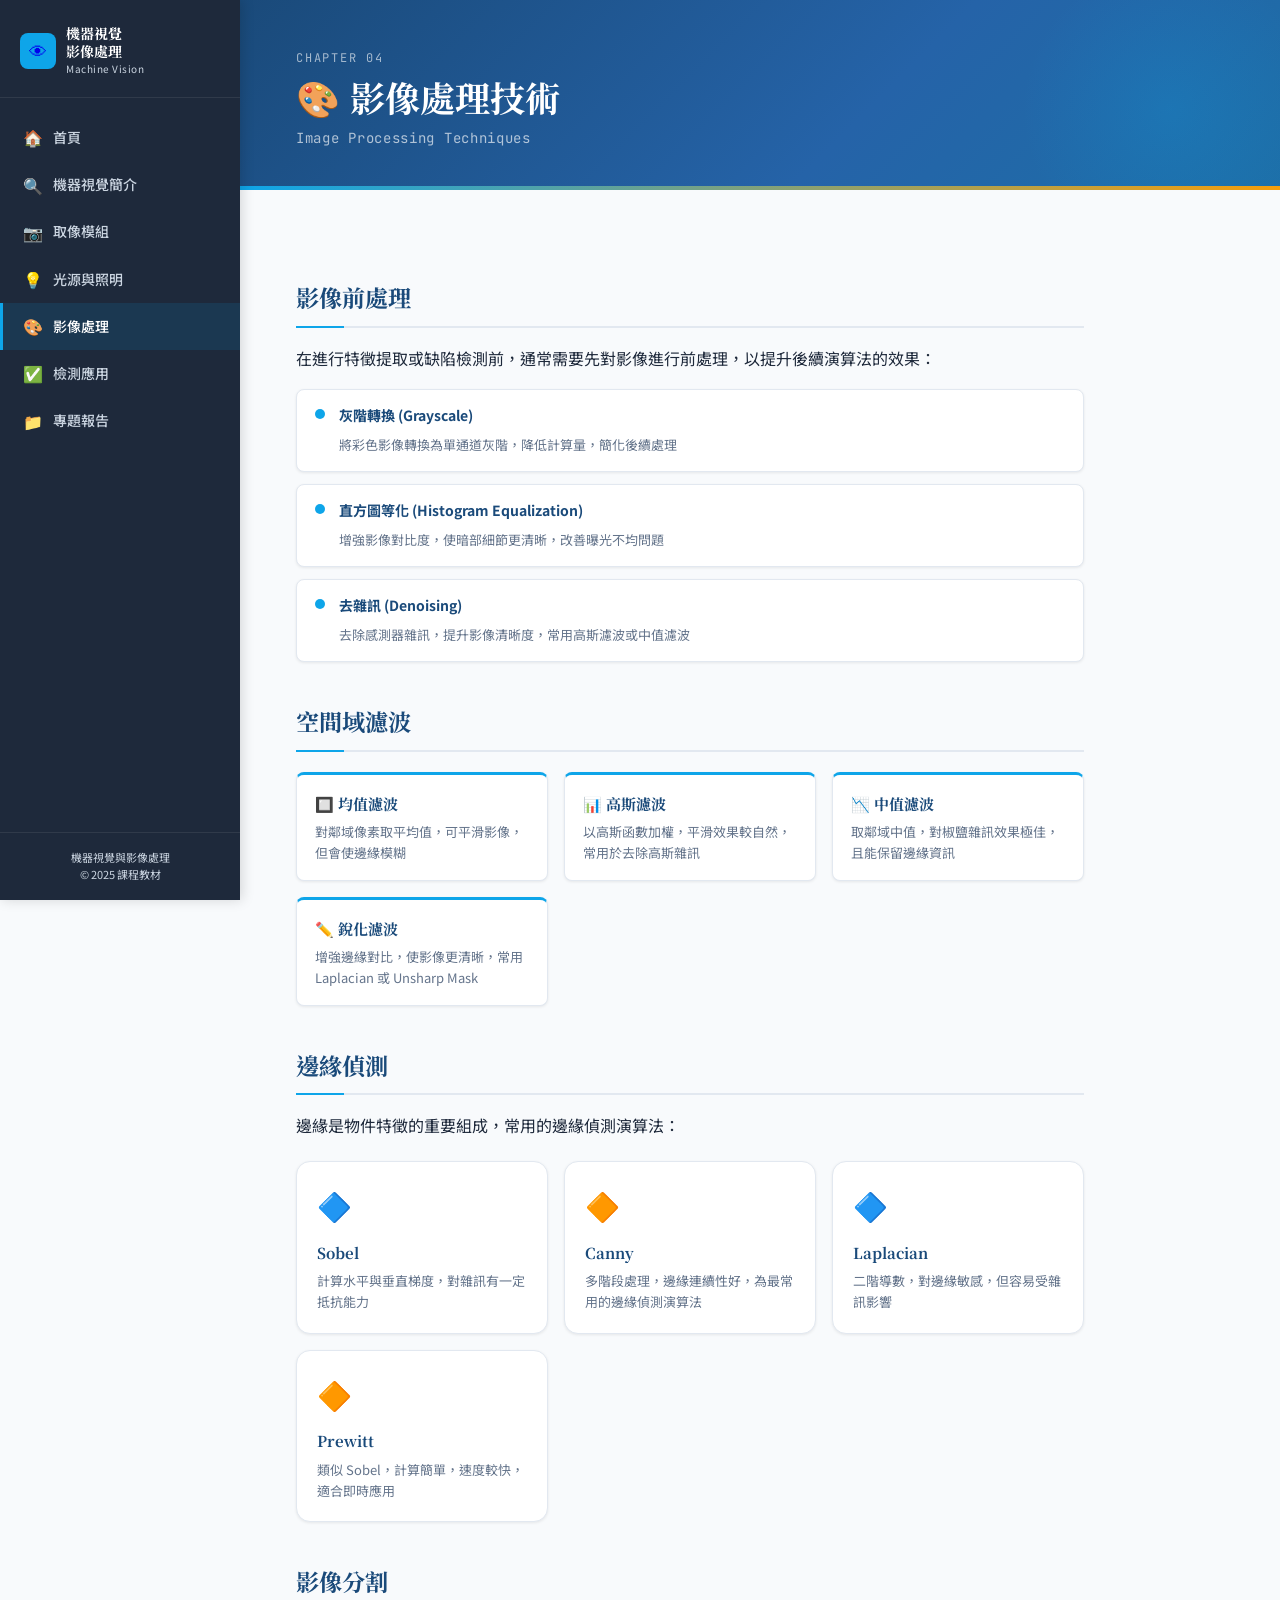
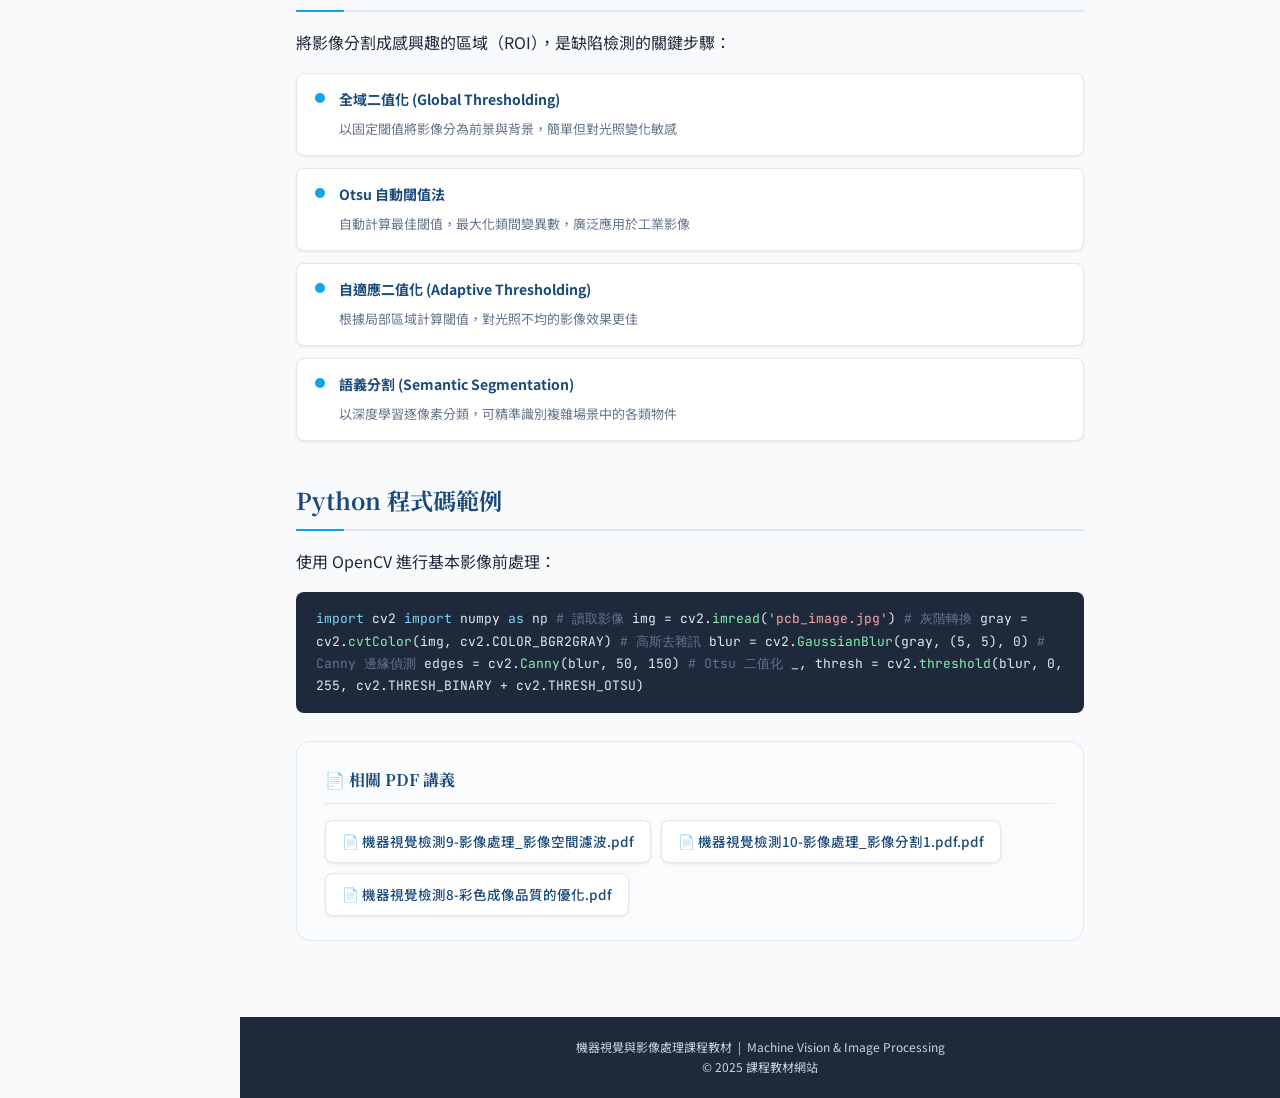
<file: processing.html>
<!DOCTYPE html>
<html lang="zh-TW">
<head>
  <meta charset="UTF-8">
  <meta name="viewport" content="width=device-width, initial-scale=1.0">
  <title>影像處理技術 - 機器視覺與影像處理</title>
  <link rel="stylesheet" href="style.css">
  <link href="https://fonts.googleapis.com/css2?family=Noto+Sans+TC:wght@400;500;700&family=Noto+Serif+TC:wght@700&family=JetBrains+Mono:wght@400;500&display=swap" rel="stylesheet">
  <style>
    .code-block {
      background: #1e293b;
      color: #e2e8f0;
      border-radius: var(--radius);
      padding: 16px 20px;
      font-family: var(--font-mono);
      font-size: 13px;
      line-height: 1.7;
      overflow-x: auto;
      margin: 16px 0;
    }
    .code-block .kw { color: #7dd3fc; }
    .code-block .fn { color: #86efac; }
    .code-block .st { color: #fca5a5; }
    .code-block .cm { color: #64748b; }
  </style>
</head>
<body>

<button class="hamburger" id="hamburger"><span></span><span></span><span></span></button>

<aside class="sidebar" id="sidebar">
  <div class="sidebar-logo">
    <a href="index.html">
      <div class="sidebar-logo-icon">👁</div>
      <div>
        <div class="sidebar-logo-text">機器視覺<br>影像處理</div>
        <div class="sidebar-logo-sub">Machine Vision</div>
      </div>
    </a>
  </div>
  <nav><ul>
    <li><a href="index.html"><span class="nav-icon">🏠</span>首頁</a></li>
    <li><a href="intro.html"><span class="nav-icon">🔍</span>機器視覺簡介</a></li>
    <li><a href="imaging.html"><span class="nav-icon">📷</span>取像模組</a></li>
    <li><a href="lighting.html"><span class="nav-icon">💡</span>光源與照明</a></li>
    <li><a href="processing.html" class="active"><span class="nav-icon">🎨</span>影像處理</a></li>
    <li><a href="application.html"><span class="nav-icon">✅</span>檢測應用</a></li>
    <li><a href="project.html"><span class="nav-icon">📁</span>專題報告</a></li>
  </ul></nav>
  <div class="sidebar-footer">機器視覺與影像處理<br>© 2025 課程教材</div>
</aside>

<div class="main">
  <div class="page-header">
    <div class="page-header-label">Chapter 04</div>
    <h1><span class="page-icon">🎨</span>影像處理技術</h1>
    <div class="page-header-subtitle">Image Processing Techniques</div>
  </div>

  <div class="content">

    <h2>影像前處理</h2>
    <p>在進行特徵提取或缺陷檢測前，通常需要先對影像進行前處理，以提升後續演算法的效果：</p>
    <div class="tech-list">
      <div class="tech-item">
        <div class="tech-item-dot"></div>
        <div class="tech-item-body">
          <strong>灰階轉換 (Grayscale)</strong>
          <span>將彩色影像轉換為單通道灰階，降低計算量，簡化後續處理</span>
        </div>
      </div>
      <div class="tech-item">
        <div class="tech-item-dot"></div>
        <div class="tech-item-body">
          <strong>直方圖等化 (Histogram Equalization)</strong>
          <span>增強影像對比度，使暗部細節更清晰，改善曝光不均問題</span>
        </div>
      </div>
      <div class="tech-item">
        <div class="tech-item-dot"></div>
        <div class="tech-item-body">
          <strong>去雜訊 (Denoising)</strong>
          <span>去除感測器雜訊，提升影像清晰度，常用高斯濾波或中值濾波</span>
        </div>
      </div>
    </div>

    <h2>空間域濾波</h2>
    <div class="def-grid">
      <div class="def-item">
        <h4>🔲 均值濾波</h4>
        <p>對鄰域像素取平均值，可平滑影像，但會使邊緣模糊</p>
      </div>
      <div class="def-item">
        <h4>📊 高斯濾波</h4>
        <p>以高斯函數加權，平滑效果較自然，常用於去除高斯雜訊</p>
      </div>
      <div class="def-item">
        <h4>📉 中值濾波</h4>
        <p>取鄰域中值，對椒鹽雜訊效果極佳，且能保留邊緣資訊</p>
      </div>
      <div class="def-item">
        <h4>✏️ 銳化濾波</h4>
        <p>增強邊緣對比，使影像更清晰，常用 Laplacian 或 Unsharp Mask</p>
      </div>
    </div>

    <h2>邊緣偵測</h2>
    <p>邊緣是物件特徵的重要組成，常用的邊緣偵測演算法：</p>
    <div class="cards-grid">
      <div class="card">
        <span class="card-icon">🔷</span>
        <div class="card-title">Sobel</div>
        <div class="card-desc">計算水平與垂直梯度，對雜訊有一定抵抗能力</div>
      </div>
      <div class="card">
        <span class="card-icon">🔶</span>
        <div class="card-title">Canny</div>
        <div class="card-desc">多階段處理，邊緣連續性好，為最常用的邊緣偵測演算法</div>
      </div>
      <div class="card">
        <span class="card-icon">🔷</span>
        <div class="card-title">Laplacian</div>
        <div class="card-desc">二階導數，對邊緣敏感，但容易受雜訊影響</div>
      </div>
      <div class="card">
        <span class="card-icon">🔶</span>
        <div class="card-title">Prewitt</div>
        <div class="card-desc">類似 Sobel，計算簡單，速度較快，適合即時應用</div>
      </div>
    </div>

    <h2>影像分割</h2>
    <p>將影像分割成感興趣的區域（ROI），是缺陷檢測的關鍵步驟：</p>
    <div class="tech-list">
      <div class="tech-item">
        <div class="tech-item-dot"></div>
        <div class="tech-item-body">
          <strong>全域二值化 (Global Thresholding)</strong>
          <span>以固定閾值將影像分為前景與背景，簡單但對光照變化敏感</span>
        </div>
      </div>
      <div class="tech-item">
        <div class="tech-item-dot"></div>
        <div class="tech-item-body">
          <strong>Otsu 自動閾值法</strong>
          <span>自動計算最佳閾值，最大化類間變異數，廣泛應用於工業影像</span>
        </div>
      </div>
      <div class="tech-item">
        <div class="tech-item-dot"></div>
        <div class="tech-item-body">
          <strong>自適應二值化 (Adaptive Thresholding)</strong>
          <span>根據局部區域計算閾值，對光照不均的影像效果更佳</span>
        </div>
      </div>
      <div class="tech-item">
        <div class="tech-item-dot"></div>
        <div class="tech-item-body">
          <strong>語義分割 (Semantic Segmentation)</strong>
          <span>以深度學習逐像素分類，可精準識別複雜場景中的各類物件</span>
        </div>
      </div>
    </div>

    <h2>Python 程式碼範例</h2>
    <p>使用 OpenCV 進行基本影像前處理：</p>
    <div class="code-block">
<span class="kw">import</span> cv2
<span class="kw">import</span> numpy <span class="kw">as</span> np

<span class="cm"># 讀取影像</span>
img = cv2.<span class="fn">imread</span>(<span class="st">'pcb_image.jpg'</span>)

<span class="cm"># 灰階轉換</span>
gray = cv2.<span class="fn">cvtColor</span>(img, cv2.COLOR_BGR2GRAY)

<span class="cm"># 高斯去雜訊</span>
blur = cv2.<span class="fn">GaussianBlur</span>(gray, (5, 5), 0)

<span class="cm"># Canny 邊緣偵測</span>
edges = cv2.<span class="fn">Canny</span>(blur, 50, 150)

<span class="cm"># Otsu 二值化</span>
_, thresh = cv2.<span class="fn">threshold</span>(blur, 0, 255,
    cv2.THRESH_BINARY + cv2.THRESH_OTSU)
    </div>

    <div class="pdf-section">
      <h3>📄 相關 PDF 講義</h3>
      <div class="pdf-links">
        <a href="機器視覺檢測9-影像處理_影像空間濾波.pdf" class="pdf-link">📄 機器視覺檢測9-影像處理_影像空間濾波.pdf</a>
        <a href="機器視覺檢測10-影像處理_影像分割1.pdf" class="pdf-link">📄 機器視覺檢測10-影像處理_影像分割1.pdf.pdf</a>
        <a href="機器視覺檢測8-彩色成像品質的優化.pdf" class="pdf-link">📄 機器視覺檢測8-彩色成像品質的優化.pdf</a>
      </div>
    </div>

  </div>
  <footer>機器視覺與影像處理課程教材 &nbsp;|&nbsp; Machine Vision & Image Processing<br>© 2025 課程教材網站</footer>
</div>

<script>
  const hamburger = document.getElementById('hamburger');
  const sidebar = document.getElementById('sidebar');
  hamburger.addEventListener('click', () => sidebar.classList.toggle('open'));
  document.addEventListener('click', (e) => {
    if (!sidebar.contains(e.target) && !hamburger.contains(e.target)) sidebar.classList.remove('open');
  });
</script>
</body>
</html>
</file>
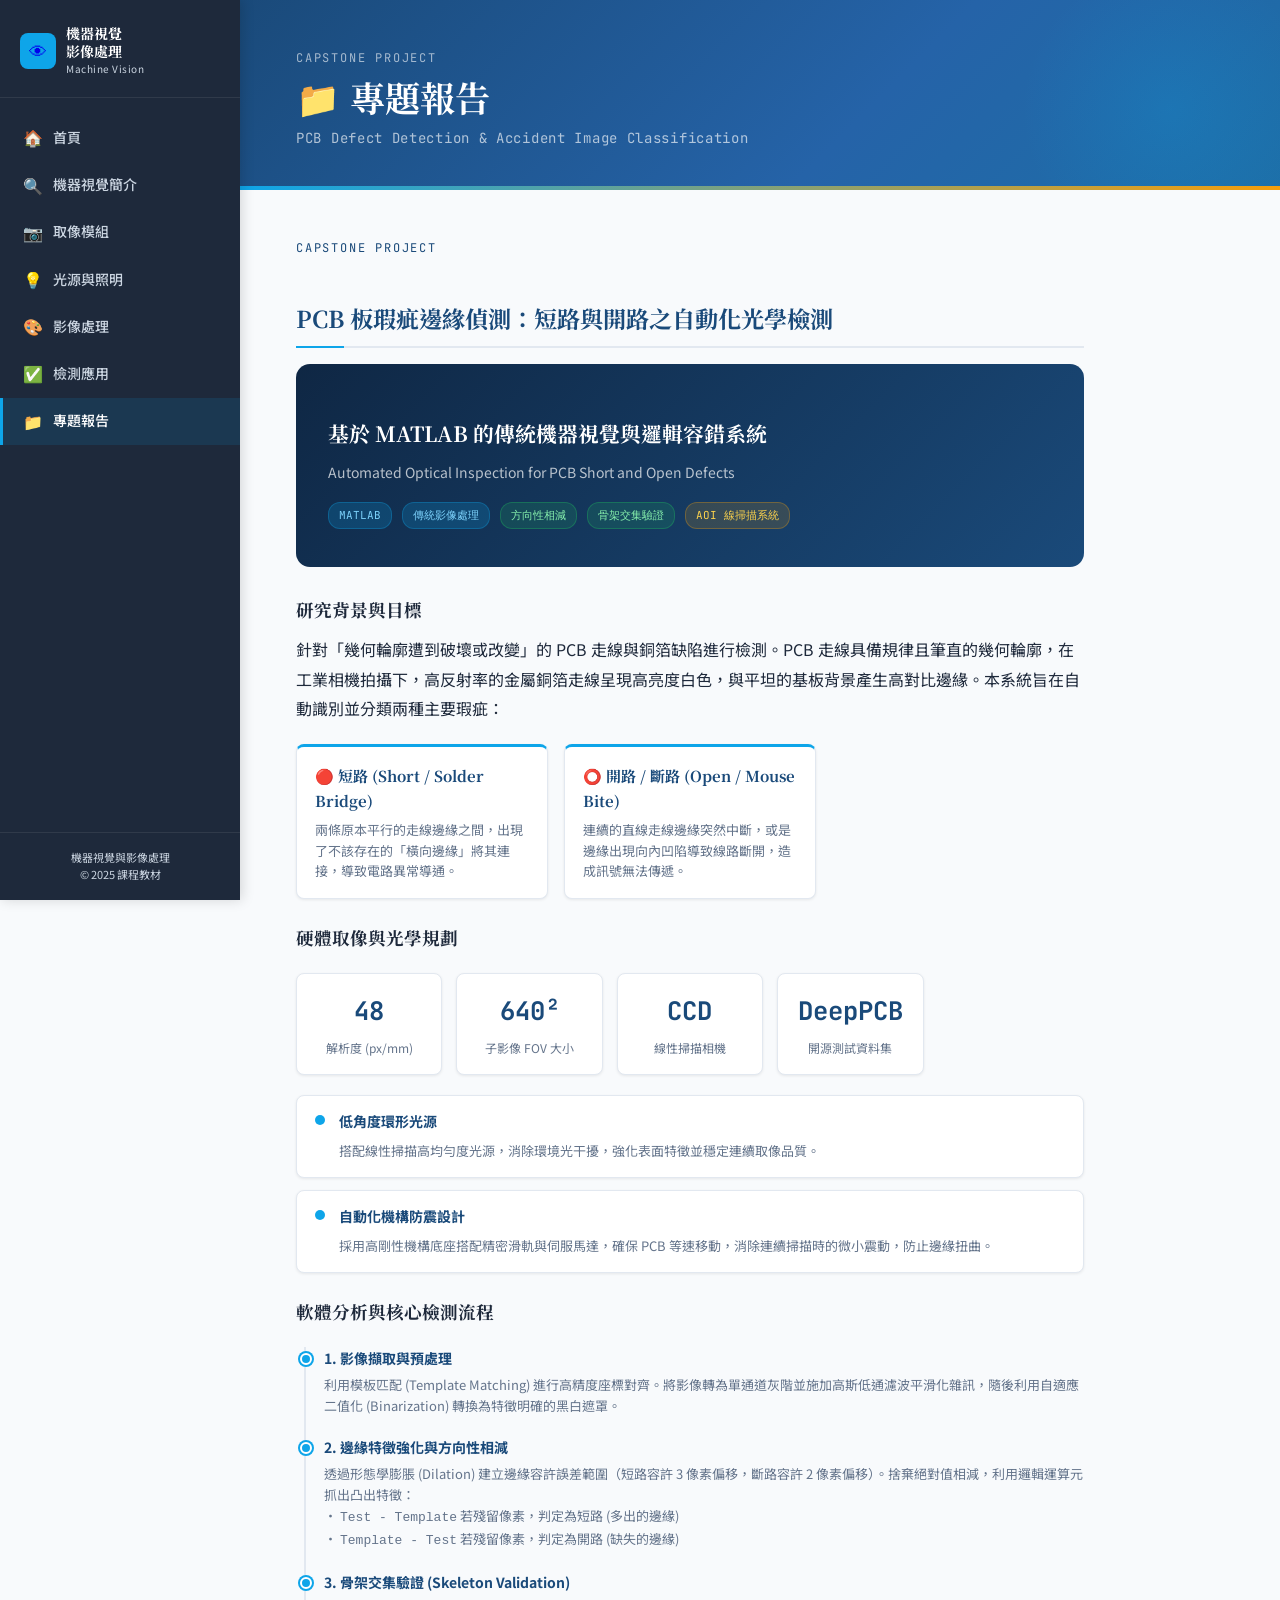
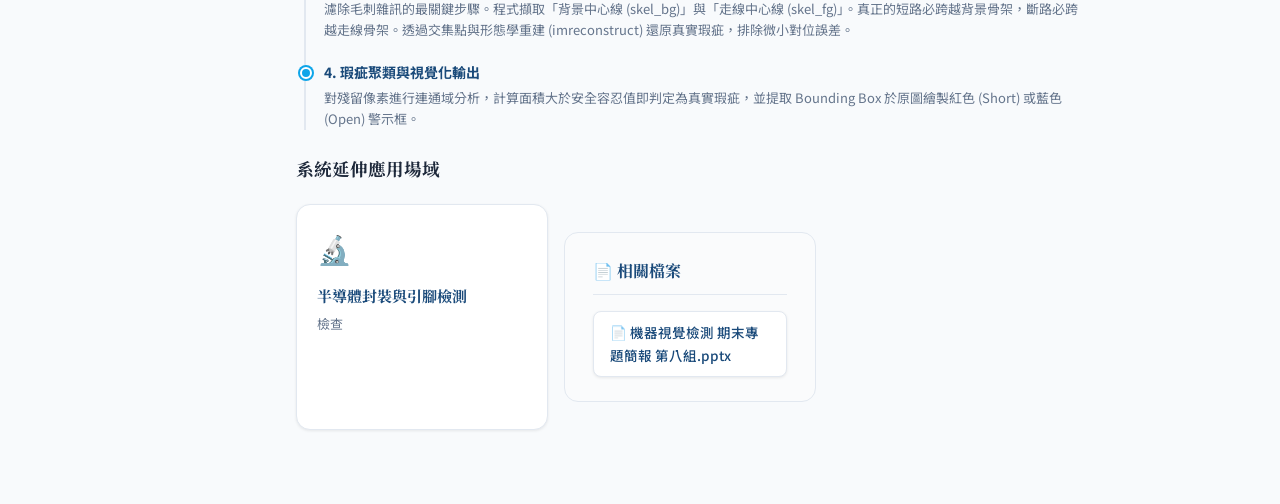
<file: project.html>
<!DOCTYPE html>
<html lang="zh-TW">
<head>
  <meta charset="UTF-8">
  <meta name="viewport" content="width=device-width, initial-scale=1.0">
  <title>專題報告 - 機器視覺與影像處理</title>
  <link rel="stylesheet" href="style.css">
  <link href="https://fonts.googleapis.com/css2?family=Noto+Sans+TC:wght@400;500;700&family=Noto+Serif+TC:wght@700&family=JetBrains+Mono:wght@400;500&display=swap" rel="stylesheet">
  <style>
    .project-header-card {
      background: linear-gradient(135deg, #0f2744, #1a4a7a);
      border-radius: var(--radius-lg);
      padding: 28px 32px;
      color: white;
      margin-bottom: 28px;
    }
    .project-header-card h3 {
      font-family: var(--font-heading);
      font-size: 1.3rem;
      color: white;
      margin-bottom: 8px;
    }
    .project-header-card p {
      color: rgba(255,255,255,0.7);
      font-size: 14px;
      margin: 0;
    }
    .tag {
      display: inline-block;
      padding: 3px 10px;
      border-radius: 12px;
      font-size: 11px;
      font-family: var(--font-mono);
      margin-right: 6px;
      margin-bottom: 10px;
    }
    .tag-blue { background: rgba(14,165,233,0.2); color: #7dd3fc; border: 1px solid rgba(14,165,233,0.3); }
    .tag-green { background: rgba(34,197,94,0.15); color: #86efac; border: 1px solid rgba(34,197,94,0.3); }
    .tag-yellow { background: rgba(245,158,11,0.15); color: #fcd34d; border: 1px solid rgba(245,158,11,0.3); }

    .metric-row {
      display: grid;
      grid-template-columns: repeat(auto-fill, minmax(140px, 1fr));
      gap: 14px;
      margin: 20px 0;
    }
    .metric-box {
      background: var(--bg-card);
      border: 1px solid var(--border);
      border-radius: var(--radius);
      padding: 16px;
      text-align: center;
      box-shadow: var(--shadow-sm);
    }
    .metric-val {
      font-family: var(--font-mono);
      font-size: 1.6rem;
      font-weight: 700;
      color: var(--primary);
      display: block;
    }
    .metric-label {
      font-size: 12px;
      color: var(--text-muted);
      margin-top: 4px;
      display: block;
    }

    .timeline {
      position: relative;
      padding-left: 28px;
      margin: 20px 0;
    }
    .timeline::before {
      content: '';
      position: absolute;
      left: 8px; top: 0; bottom: 0;
      width: 2px;
      background: var(--border);
    }
    .timeline-item {
      position: relative;
      margin-bottom: 20px;
    }
    .timeline-item::before {
      content: '';
      position: absolute;
      left: -24px;
      top: 6px;
      width: 12px; height: 12px;
      border-radius: 50%;
      background: var(--accent);
      border: 2px solid white;
      box-shadow: 0 0 0 2px var(--accent);
    }
    .timeline-item h4 {
      font-size: 14px;
      font-weight: 700;
      color: var(--primary);
      margin-bottom: 4px;
    }
    .timeline-item p {
      font-size: 13px;
      color: var(--text-muted);
      margin: 0;
      line-height: 1.6;
    }
  </style>
</head>
<body>

<button class="hamburger" id="hamburger"><span></span><span></span><span></span></button>

<aside class="sidebar" id="sidebar">
  <div class="sidebar-logo">
    <a href="index.html">
      <div class="sidebar-logo-icon">👁</div>
      <div>
        <div class="sidebar-logo-text">機器視覺<br>影像處理</div>
        <div class="sidebar-logo-sub">Machine Vision</div>
      </div>
    </a>
  </div>
  <nav><ul>
    <li><a href="index.html"><span class="nav-icon">🏠</span>首頁</a></li>
    <li><a href="intro.html"><span class="nav-icon">🔍</span>機器視覺簡介</a></li>
    <li><a href="imaging.html"><span class="nav-icon">📷</span>取像模組</a></li>
    <li><a href="lighting.html"><span class="nav-icon">💡</span>光源與照明</a></li>
    <li><a href="processing.html"><span class="nav-icon">🎨</span>影像處理</a></li>
    <li><a href="application.html"><span class="nav-icon">✅</span>檢測應用</a></li>
    <li><a href="project.html" class="active"><span class="nav-icon">📁</span>專題報告</a></li>
  </ul></nav>
  <div class="sidebar-footer">機器視覺與影像處理<br>© 2025 課程教材</div>
</aside>

<div class="main">
  <div class="page-header">
    <div class="page-header-label">Capstone Project</div>
    <h1><span class="page-icon">📁</span>專題報告</h1>
    <div class="page-header-subtitle">PCB Defect Detection & Accident Image Classification</div>
  </div>

  <div class="content">

    <div class="page-header-label" style="color: var(--primary); margin-bottom: 10px; font-family: var(--font-mono);">Capstone Project</div>
    <h2>PCB 板瑕疵邊緣偵測：短路與開路之自動化光學檢測</h2>
    
    <div class="project-header-card">
      <h3>基於 MATLAB 的傳統機器視覺與邏輯容錯系統</h3>
      <p>Automated Optical Inspection for PCB Short and Open Defects</p>
      <div style="margin-top:14px;">
        <span class="tag tag-blue">MATLAB</span>
        <span class="tag tag-blue">傳統影像處理</span>
        <span class="tag tag-green">方向性相減</span>
        <span class="tag tag-green">骨架交集驗證</span>
        <span class="tag tag-yellow">AOI 線掃描系統</span>
      </div>
    </div>

    <h3>研究背景與目標</h3>
    <p>
      針對「幾何輪廓遭到破壞或改變」的 PCB 走線與銅箔缺陷進行檢測。PCB 走線具備規律且筆直的幾何輪廓，在工業相機拍攝下，高反射率的金屬銅箔走線呈現高亮度白色，與平坦的基板背景產生高對比邊緣。本系統旨在自動識別並分類兩種主要瑕疵：
    </p>

    <div class="def-grid">
      <div class="def-item">
        <h4>🔴 短路 (Short / Solder Bridge)</h4>
        <p>兩條原本平行的走線邊緣之間，出現了不該存在的「橫向邊緣」將其連接，導致電路異常導通。</p>
      </div>
      <div class="def-item">
        <h4>⭕ 開路 / 斷路 (Open / Mouse Bite)</h4>
        <p>連續的直線走線邊緣突然中斷，或是邊緣出現向內凹陷導致線路斷開，造成訊號無法傳遞。</p>
      </div>
    </div>

    <h3>硬體取像與光學規劃</h3>
    <div class="metric-row">
      <div class="metric-box">
        <span class="metric-val">48</span>
        <span class="metric-label">解析度 (px/mm)</span>
      </div>
      <div class="metric-box">
        <span class="metric-val">640²</span>
        <span class="metric-label">子影像 FOV 大小</span>
      </div>
      <div class="metric-box">
        <span class="metric-val">CCD</span>
        <span class="metric-label">線性掃描相機</span>
      </div>
      <div class="metric-box">
        <span class="metric-val">DeepPCB</span>
        <span class="metric-label">開源測試資料集</span>
      </div>
    </div>

    <div class="tech-list">
      <div class="tech-item">
        <div class="tech-item-dot"></div>
        <div class="tech-item-body">
          <strong>低角度環形光源</strong>
          <span>搭配線性掃描高均勻度光源，消除環境光干擾，強化表面特徵並穩定連續取像品質。</span>
        </div>
      </div>
      <div class="tech-item">
        <div class="tech-item-dot"></div>
        <div class="tech-item-body">
          <strong>自動化機構防震設計</strong>
          <span>採用高剛性機構底座搭配精密滑軌與伺服馬達，確保 PCB 等速移動，消除連續掃描時的微小震動，防止邊緣扭曲。</span>
        </div>
      </div>
    </div>

    <h3>軟體分析與核心檢測流程</h3>
    <div class="timeline">
      <div class="timeline-item">
        <h4>1. 影像擷取與預處理</h4>
        <p>利用模板匹配 (Template Matching) 進行高精度座標對齊。將影像轉為單通道灰階並施加高斯低通濾波平滑化雜訊，隨後利用自適應二值化 (Binarization) 轉換為特徵明確的黑白遮罩。</p>
      </div>
      <div class="timeline-item">
        <h4>2. 邊緣特徵強化與方向性相減</h4>
        <p>透過形態學膨脹 (Dilation) 建立邊緣容許誤差範圍（短路容許 3 像素偏移，斷路容許 2 像素偏移）。捨棄絕對值相減，利用邏輯運算元抓出凸出特徵：<br>
        • <code>Test - Template</code> 若殘留像素，判定為短路 (多出的邊緣)<br>
        • <code>Template - Test</code> 若殘留像素，判定為開路 (缺失的邊緣)</p>
      </div>
      <div class="timeline-item">
        <h4>3. 骨架交集驗證 (Skeleton Validation)</h4>
        <p>濾除毛刺雜訊的最關鍵步驟。程式擷取「背景中心線 (skel_bg)」與「走線中心線 (skel_fg)」。真正的短路必跨越背景骨架，斷路必跨越走線骨架。透過交集點與形態學重建 (imreconstruct) 還原真實瑕疵，排除微小對位誤差。</p>
      </div>
      <div class="timeline-item">
        <h4>4. 瑕疵聚類與視覺化輸出</h4>
        <p>對殘留像素進行連通域分析，計算面積大於安全容忍值即判定為真實瑕疵，並提取 Bounding Box 於原圖繪製紅色 (Short) 或藍色 (Open) 警示框。</p>
      </div>
    </div>

    <h3>系統延伸應用場域</h3>
    <div class="cards-grid">
      <div class="card">
        <span class="card-icon">🔬</span>
        <div class="card-title">半導體封裝與引腳檢測</div>
        <div class="card-desc">檢查
          </div>
</div>
    <div class="pdf-section">
      <h3>📄 相關檔案 </h3>
      <div class="pdf-links">
        <a href="機器視覺檢測 期末專題簡報 第八組.pptx" class="pdf-link">📄 機器視覺檢測 期末專題簡報 第八組.pptx</a>
      </div>
    </div>

<script>
  const hamburger = document.getElementById('hamburger');
  const sidebar = document.getElementById('sidebar');
  hamburger.addEventListener('click', () => sidebar.classList.toggle('open'));
  document.addEventListener('click', (e) => {
    if (!sidebar.contains(e.target) && !hamburger.contains(e.target)) sidebar.classList.remove('open');
  });
</script>
</body>
</html>
</file>
<file: style.css>
/* ===== CSS Variables ===== */
:root {
  --primary: #1a4a7a;
  --primary-light: #2563a8;
  --accent: #0ea5e9;
  --accent-warm: #f59e0b;
  --bg: #f8fafc;
  --bg-card: #ffffff;
  --bg-sidebar: #1e293b;
  --text-main: #1e293b;
  --text-muted: #64748b;
  --text-sidebar: #cbd5e1;
  --text-sidebar-active: #ffffff;
  --border: #e2e8f0;
  --border-accent: #0ea5e9;
  --shadow-sm: 0 1px 3px rgba(0,0,0,0.08);
  --shadow-md: 0 4px 16px rgba(0,0,0,0.10);
  --shadow-lg: 0 8px 32px rgba(0,0,0,0.13);
  --radius: 8px;
  --radius-lg: 14px;
  --sidebar-width: 240px;
  --font-heading: 'Noto Serif TC', 'Georgia', serif;
  --font-body: 'Noto Sans TC', 'PingFang TC', 'Microsoft JhengHei', sans-serif;
  --font-mono: 'JetBrains Mono', 'Fira Code', monospace;
}

/* ===== Reset & Base ===== */
*, *::before, *::after { box-sizing: border-box; margin: 0; padding: 0; }

html { scroll-behavior: smooth; }

body {
  font-family: var(--font-body);
  background: var(--bg);
  color: var(--text-main);
  line-height: 1.7;
  font-size: 16px;
  display: flex;
  min-height: 100vh;
}

/* ===== Sidebar ===== */
.sidebar {
  width: var(--sidebar-width);
  background: var(--bg-sidebar);
  min-height: 100vh;
  position: fixed;
  top: 0; left: 0;
  display: flex;
  flex-direction: column;
  z-index: 100;
  box-shadow: 2px 0 12px rgba(0,0,0,0.15);
  transition: transform 0.3s ease;
}

.sidebar-logo {
  padding: 24px 20px 20px;
  border-bottom: 1px solid rgba(255,255,255,0.08);
}

.sidebar-logo a {
  text-decoration: none;
  display: flex;
  align-items: center;
  gap: 10px;
}

.sidebar-logo-icon {
  width: 36px; height: 36px;
  background: var(--accent);
  border-radius: 8px;
  display: flex; align-items: center; justify-content: center;
  font-size: 18px;
  flex-shrink: 0;
}

.sidebar-logo-text {
  font-family: var(--font-heading);
  font-size: 14px;
  font-weight: 700;
  color: var(--text-sidebar-active);
  line-height: 1.3;
}

.sidebar-logo-sub {
  font-size: 10px;
  color: var(--text-sidebar);
  font-family: var(--font-body);
  font-weight: 400;
  letter-spacing: 0.05em;
}

nav {
  padding: 16px 0;
  flex: 1;
  overflow-y: auto;
}

nav ul { list-style: none; }

nav ul li a {
  display: flex;
  align-items: center;
  gap: 10px;
  padding: 10px 20px;
  color: var(--text-sidebar);
  text-decoration: none;
  font-size: 14px;
  font-weight: 500;
  border-left: 3px solid transparent;
  transition: all 0.2s ease;
  position: relative;
}

nav ul li a:hover {
  background: rgba(255,255,255,0.06);
  color: var(--text-sidebar-active);
  border-left-color: var(--accent);
}

nav ul li a.active {
  background: rgba(14,165,233,0.12);
  color: var(--text-sidebar-active);
  border-left-color: var(--accent);
}

nav ul li a .nav-icon { font-size: 16px; flex-shrink: 0; }

.sidebar-footer {
  padding: 16px 20px;
  border-top: 1px solid rgba(255,255,255,0.08);
  font-size: 11px;
  color: var(--text-sidebar);
  text-align: center;
  line-height: 1.6;
}

/* ===== Main Content ===== */
.main {
  margin-left: var(--sidebar-width);
  flex: 1;
  display: flex;
  flex-direction: column;
  min-height: 100vh;
}

/* ===== Page Header ===== */
.page-header {
  background: linear-gradient(135deg, var(--primary) 0%, var(--primary-light) 60%, #1d6fa8 100%);
  padding: 48px 56px 40px;
  color: white;
  position: relative;
  overflow: hidden;
}

.page-header::before {
  content: '';
  position: absolute;
  top: -40px; right: -40px;
  width: 300px; height: 300px;
  background: radial-gradient(circle, rgba(14,165,233,0.18) 0%, transparent 70%);
  pointer-events: none;
}

.page-header::after {
  content: '';
  position: absolute;
  bottom: 0; left: 0; right: 0;
  height: 4px;
  background: linear-gradient(90deg, var(--accent), var(--accent-warm));
}

.page-header-label {
  font-size: 12px;
  letter-spacing: 0.15em;
  text-transform: uppercase;
  color: rgba(255,255,255,0.6);
  margin-bottom: 8px;
  font-family: var(--font-mono);
}

.page-header h1 {
  font-family: var(--font-heading);
  font-size: 2.2rem;
  font-weight: 700;
  line-height: 1.2;
  margin-bottom: 8px;
}

.page-header h1 .page-icon {
  margin-right: 10px;
}

.page-header-subtitle {
  font-size: 14px;
  color: rgba(255,255,255,0.65);
  font-family: var(--font-mono);
  letter-spacing: 0.05em;
}

/* ===== Content Area ===== */
.content {
  padding: 48px 56px;
  max-width: 900px;
  flex: 1;
}

/* ===== Section headings ===== */
.content h2 {
  font-family: var(--font-heading);
  font-size: 1.45rem;
  color: var(--primary);
  margin: 40px 0 16px;
  padding-bottom: 8px;
  border-bottom: 2px solid var(--border);
  position: relative;
}

.content h2::after {
  content: '';
  position: absolute;
  bottom: -2px; left: 0;
  width: 48px; height: 2px;
  background: var(--accent);
}

.content h3 {
  font-family: var(--font-heading);
  font-size: 1.1rem;
  color: var(--text-main);
  margin: 24px 0 10px;
}

.content p {
  color: var(--text-main);
  margin-bottom: 16px;
  line-height: 1.85;
}

/* ===== Info Box ===== */
.info-box {
  background: #eff6ff;
  border: 1px solid #bfdbfe;
  border-left: 4px solid var(--accent);
  border-radius: var(--radius);
  padding: 16px 20px;
  margin: 20px 0;
  font-size: 15px;
  line-height: 1.75;
}

.info-box strong {
  color: var(--primary);
}

/* ===== Feature List ===== */
.feature-list {
  list-style: none;
  margin: 16px 0 24px;
  display: flex;
  flex-direction: column;
  gap: 8px;
}

.feature-list li {
  display: flex;
  align-items: flex-start;
  gap: 10px;
  font-size: 15px;
  line-height: 1.65;
}

.feature-list li::before {
  content: '▸';
  color: var(--accent);
  font-size: 13px;
  margin-top: 4px;
  flex-shrink: 0;
}

/* ===== Cards Grid ===== */
.cards-grid {
  display: grid;
  grid-template-columns: repeat(auto-fill, minmax(200px, 1fr));
  gap: 16px;
  margin: 20px 0 28px;
}

.card {
  background: var(--bg-card);
  border: 1px solid var(--border);
  border-radius: var(--radius-lg);
  padding: 20px;
  box-shadow: var(--shadow-sm);
  transition: all 0.25s ease;
}

.card:hover {
  box-shadow: var(--shadow-md);
  transform: translateY(-2px);
  border-color: var(--accent);
}

.card-icon {
  font-size: 28px;
  margin-bottom: 10px;
  display: block;
}

.card-title {
  font-family: var(--font-heading);
  font-size: 15px;
  font-weight: 700;
  color: var(--primary);
  margin-bottom: 6px;
}

.card-title-en {
  font-size: 11px;
  color: var(--text-muted);
  font-family: var(--font-mono);
  display: block;
  margin-bottom: 8px;
}

.card-desc {
  font-size: 13px;
  color: var(--text-muted);
  line-height: 1.6;
}

/* ===== Definition List ===== */
.def-grid {
  display: grid;
  grid-template-columns: repeat(auto-fill, minmax(220px, 1fr));
  gap: 16px;
  margin: 20px 0;
}

.def-item {
  background: var(--bg-card);
  border: 1px solid var(--border);
  border-top: 3px solid var(--accent);
  border-radius: var(--radius);
  padding: 16px 18px;
  box-shadow: var(--shadow-sm);
}

.def-item h4 {
  font-family: var(--font-heading);
  font-size: 15px;
  color: var(--primary);
  margin-bottom: 6px;
}

.def-item p {
  font-size: 13px;
  color: var(--text-muted);
  margin: 0;
  line-height: 1.6;
}

/* ===== Tech List ===== */
.tech-list {
  display: flex;
  flex-direction: column;
  gap: 12px;
  margin: 16px 0 24px;
}

.tech-item {
  background: var(--bg-card);
  border: 1px solid var(--border);
  border-radius: var(--radius);
  padding: 14px 18px;
  display: flex;
  align-items: flex-start;
  gap: 14px;
  box-shadow: var(--shadow-sm);
}

.tech-item-dot {
  width: 10px; height: 10px;
  border-radius: 50%;
  background: var(--accent);
  margin-top: 5px;
  flex-shrink: 0;
}

.tech-item-body strong {
  display: block;
  font-size: 14px;
  color: var(--primary);
  margin-bottom: 2px;
}

.tech-item-body span {
  font-size: 13px;
  color: var(--text-muted);
  line-height: 1.6;
}

/* ===== PDF Downloads ===== */
.pdf-section {
  background: #fafbfc;
  border: 1px solid var(--border);
  border-radius: var(--radius-lg);
  padding: 24px 28px;
  margin: 28px 0;
}

.pdf-section h3 {
  font-family: var(--font-heading);
  font-size: 16px;
  color: var(--primary);
  margin: 0 0 16px;
  padding-bottom: 10px;
  border-bottom: 1px solid var(--border);
}

.pdf-links {
  display: flex;
  flex-wrap: wrap;
  gap: 10px;
}

.pdf-link {
  display: inline-flex;
  align-items: center;
  gap: 8px;
  padding: 9px 16px;
  background: var(--bg-card);
  border: 1px solid var(--border);
  border-radius: var(--radius);
  color: var(--primary);
  text-decoration: none;
  font-size: 13.5px;
  font-weight: 500;
  transition: all 0.2s ease;
  box-shadow: var(--shadow-sm);
}

.pdf-link:hover {
  background: var(--primary);
  color: white;
  border-color: var(--primary);
  box-shadow: var(--shadow-md);
}

/* ===== Image placeholder ===== */
.img-placeholder {
  background: linear-gradient(135deg, #f1f5f9, #e2e8f0);
  border: 1px dashed var(--border);
  border-radius: var(--radius-lg);
  height: 220px;
  display: flex;
  align-items: center;
  justify-content: center;
  flex-direction: column;
  gap: 8px;
  color: var(--text-muted);
  font-size: 13px;
  margin: 20px 0;
}

.img-placeholder .img-ph-icon { font-size: 36px; }

/* ===== Footer ===== */
footer {
  background: var(--bg-sidebar);
  color: var(--text-sidebar);
  text-align: center;
  padding: 20px 40px;
  font-size: 12px;
  line-height: 1.7;
}

/* ===== Mobile hamburger ===== */
.hamburger {
  display: none;
  position: fixed;
  top: 16px; left: 16px;
  z-index: 200;
  background: var(--primary);
  border: none;
  border-radius: 8px;
  width: 40px; height: 40px;
  cursor: pointer;
  flex-direction: column;
  align-items: center;
  justify-content: center;
  gap: 5px;
  box-shadow: var(--shadow-md);
}

.hamburger span {
  display: block;
  width: 20px; height: 2px;
  background: white;
  border-radius: 2px;
  transition: all 0.3s;
}

/* ===== Responsive ===== */
@media (max-width: 768px) {
  .sidebar {
    transform: translateX(-100%);
  }
  .sidebar.open {
    transform: translateX(0);
  }
  .main {
    margin-left: 0;
  }
  .hamburger {
    display: flex;
  }
  .page-header {
    padding: 56px 24px 32px;
  }
  .page-header h1 { font-size: 1.6rem; }
  .content {
    padding: 28px 24px;
  }
  .cards-grid { grid-template-columns: 1fr; }
  .def-grid { grid-template-columns: 1fr; }
}
</file>
